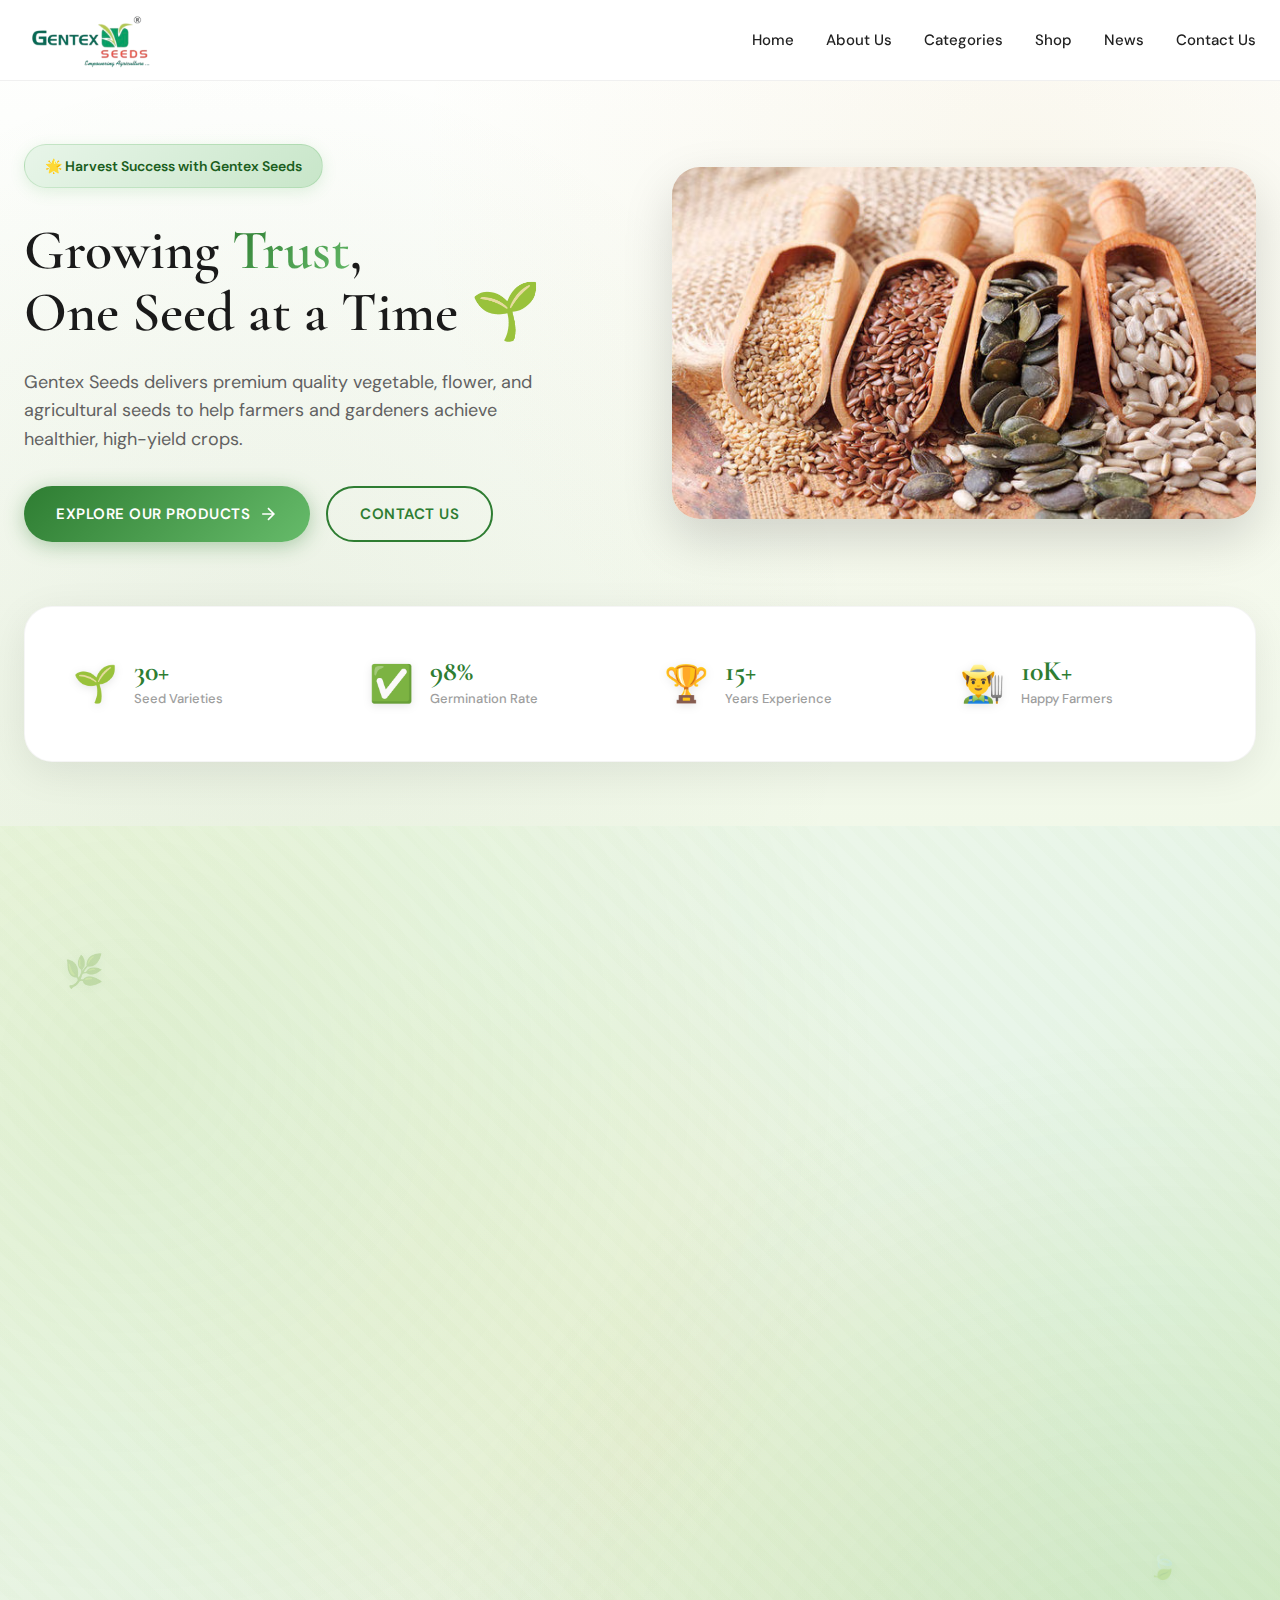
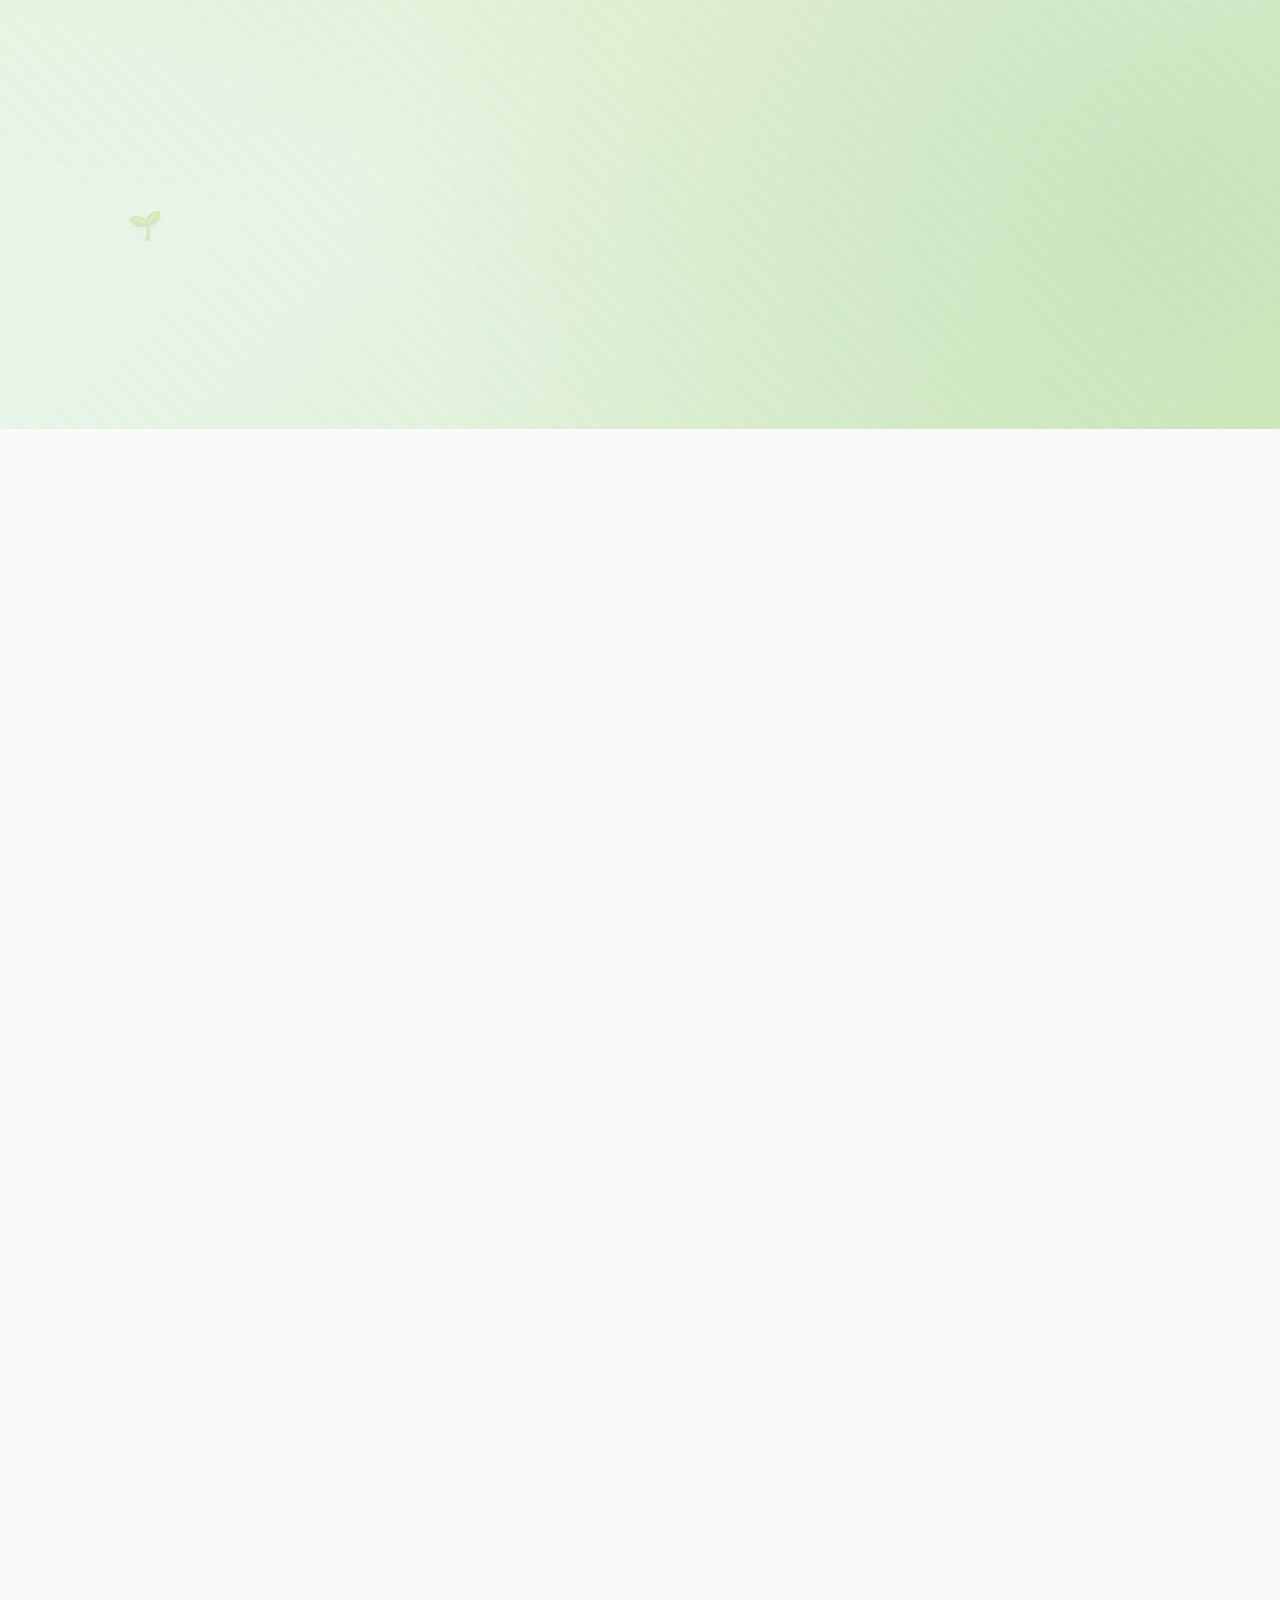
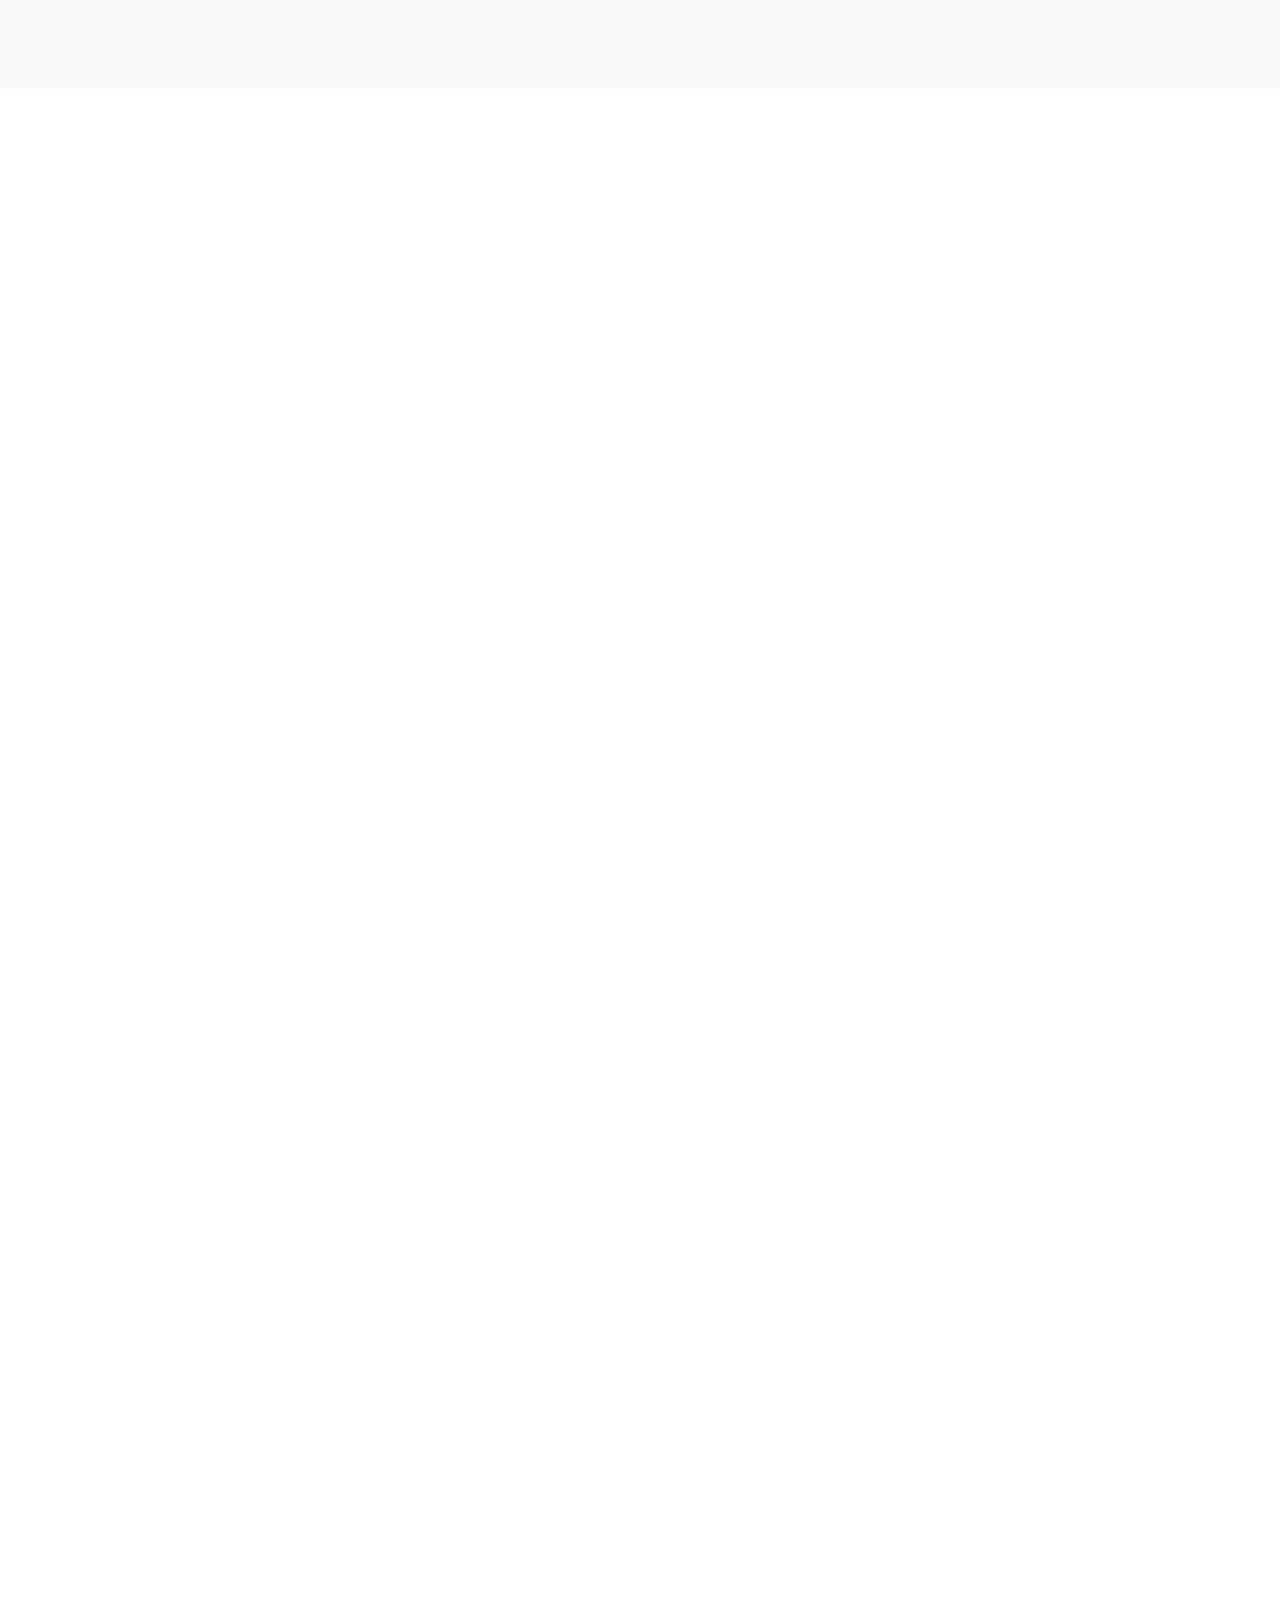
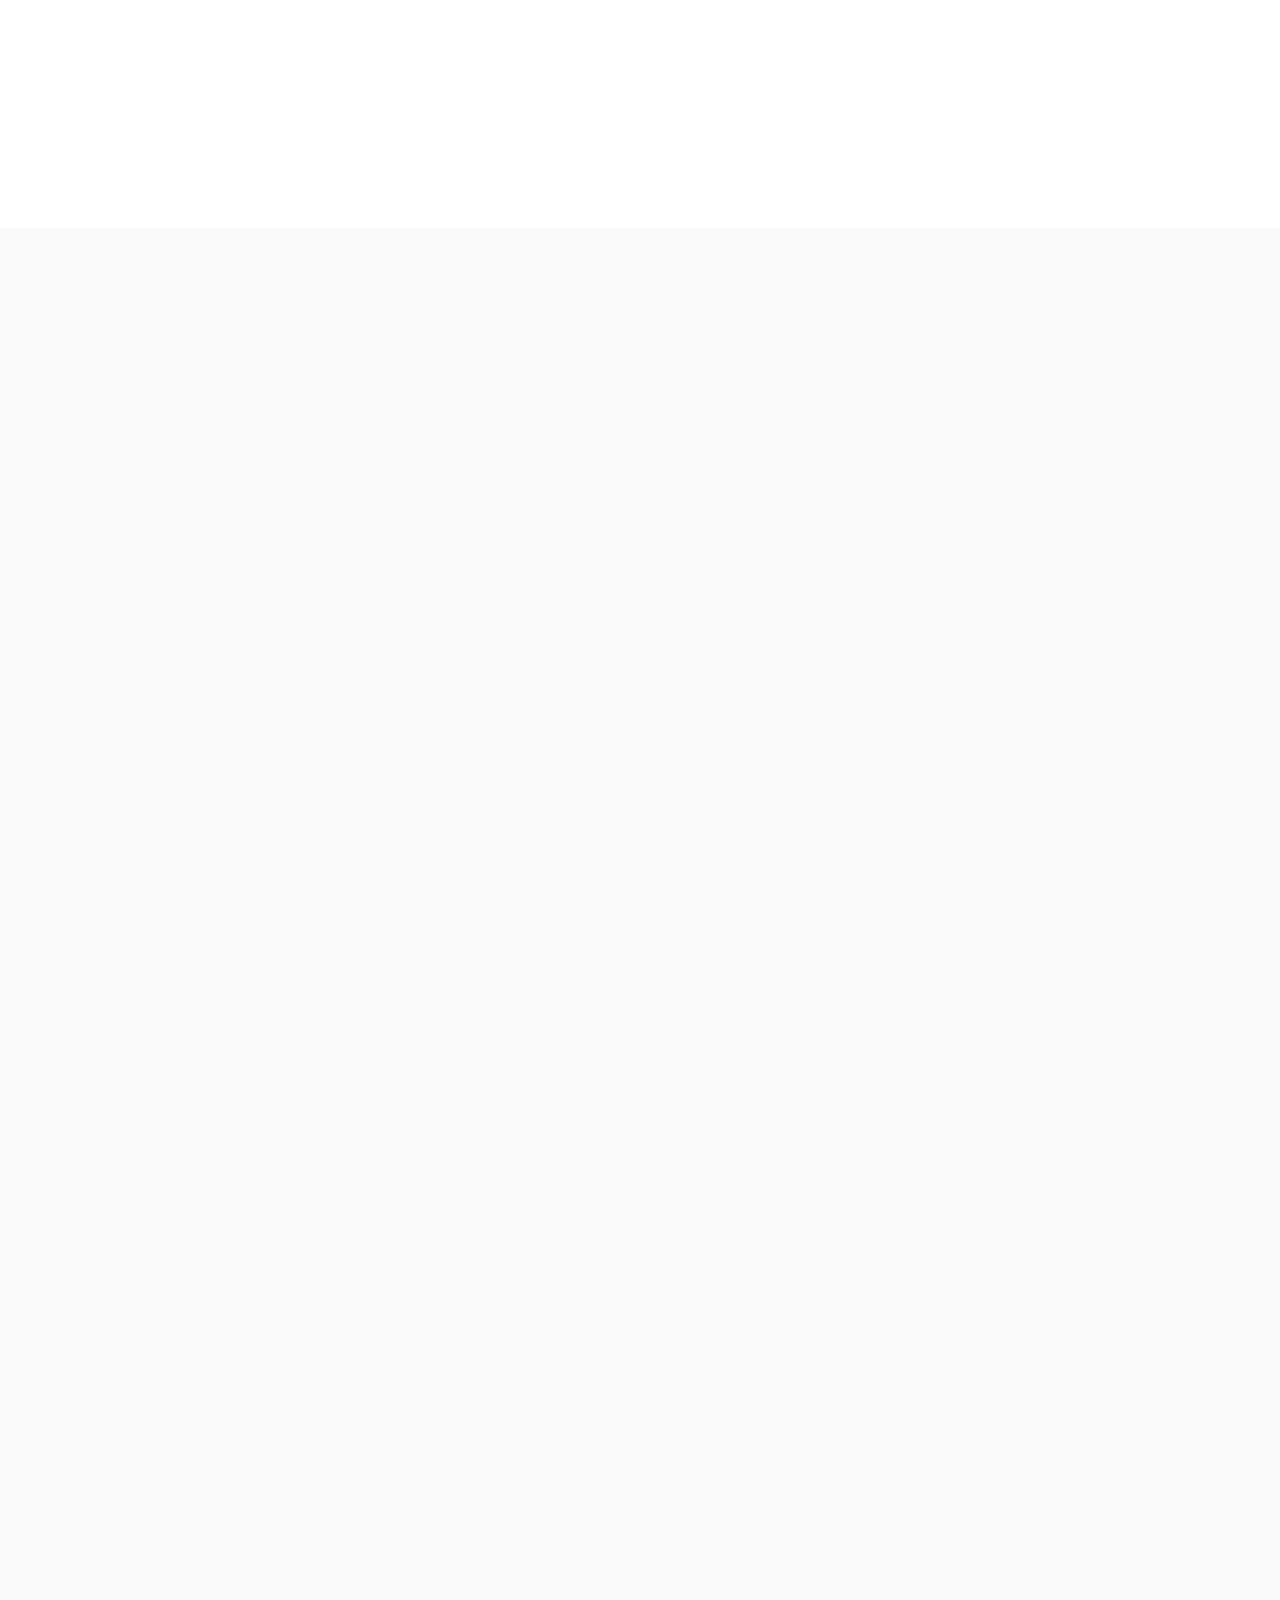
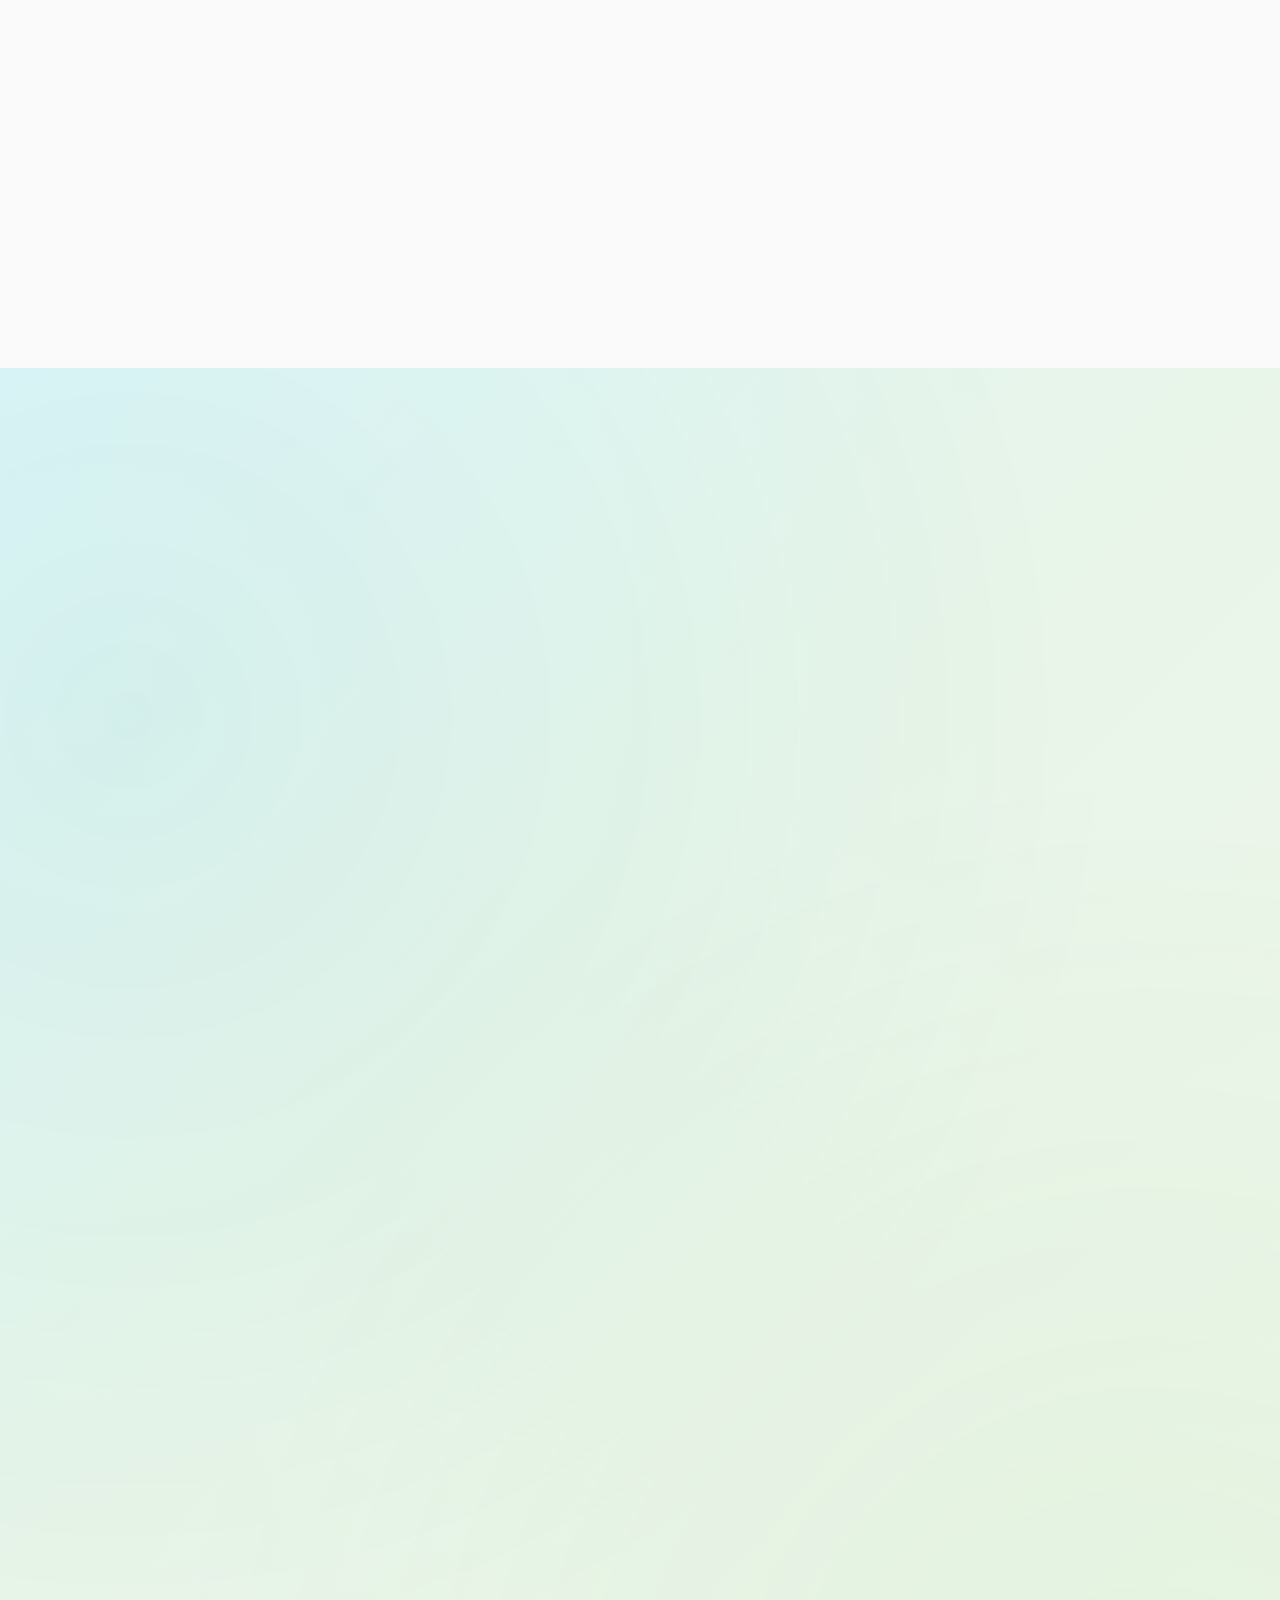
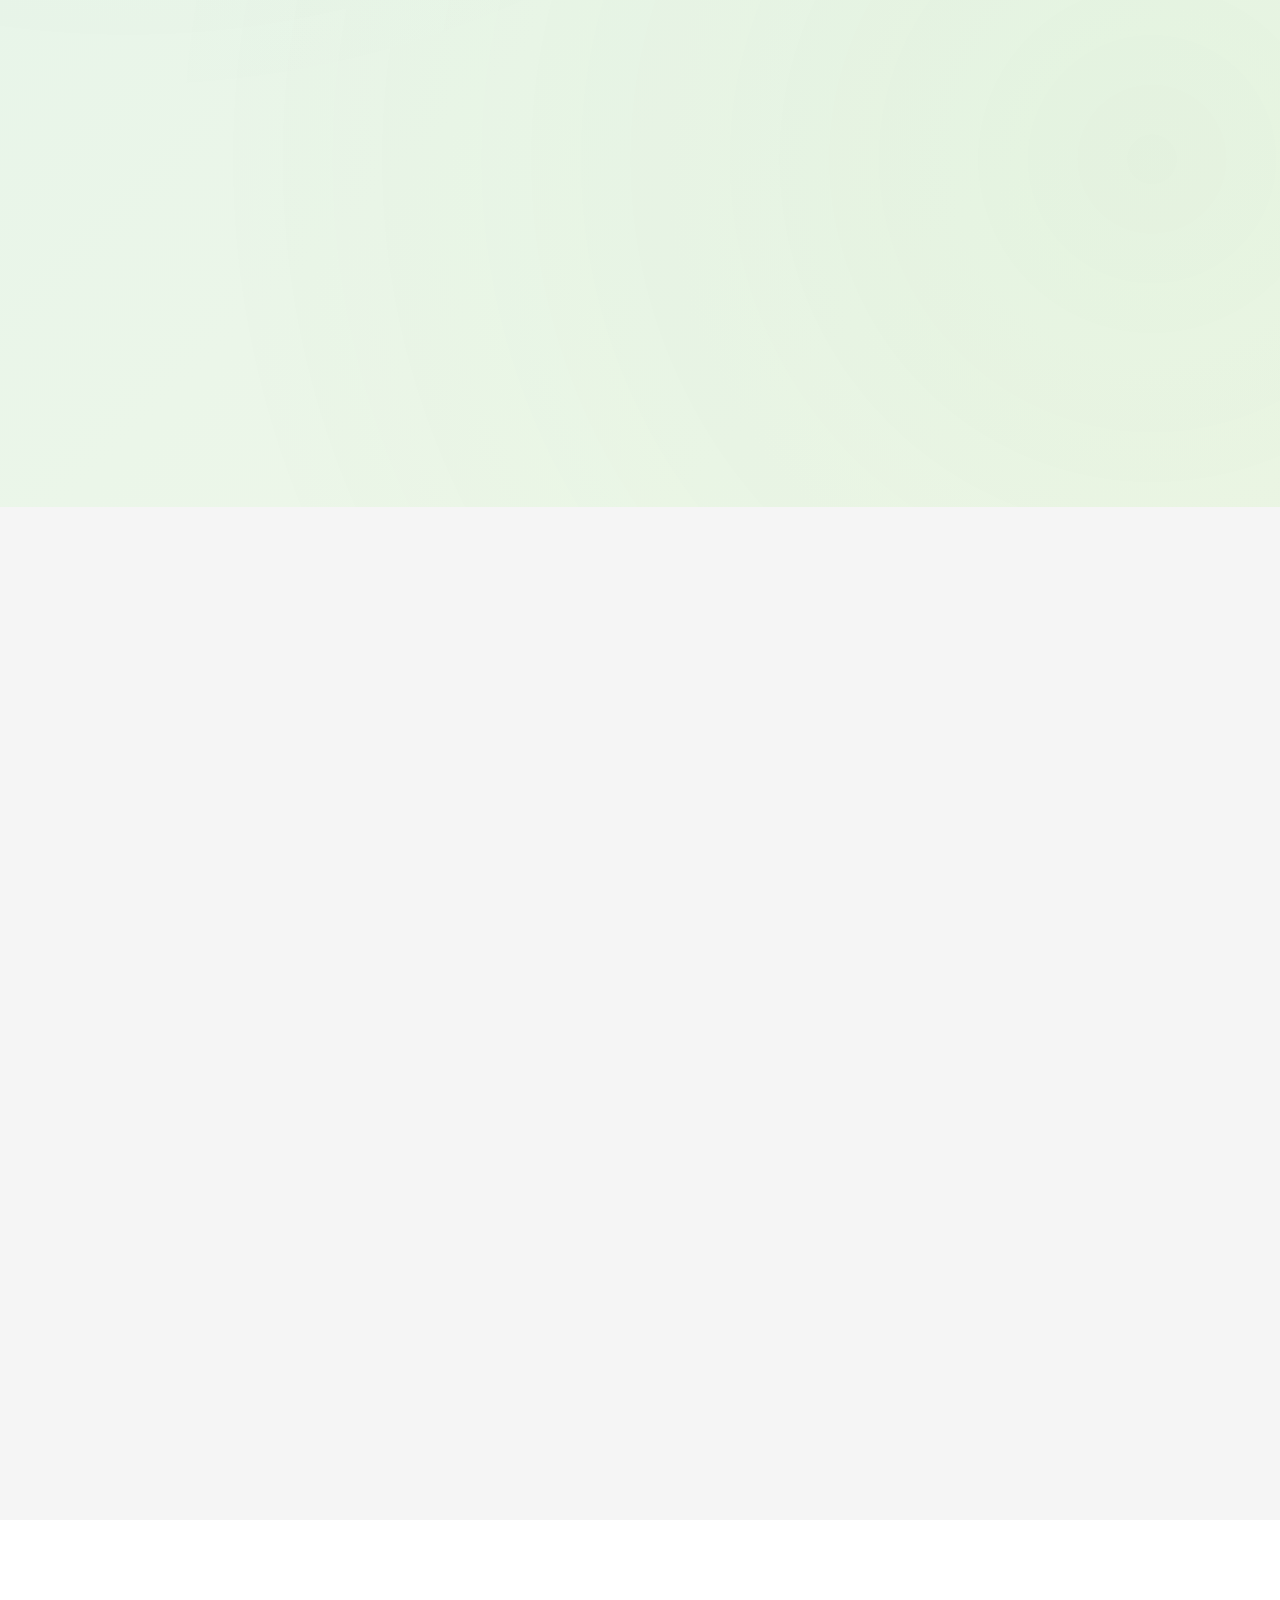
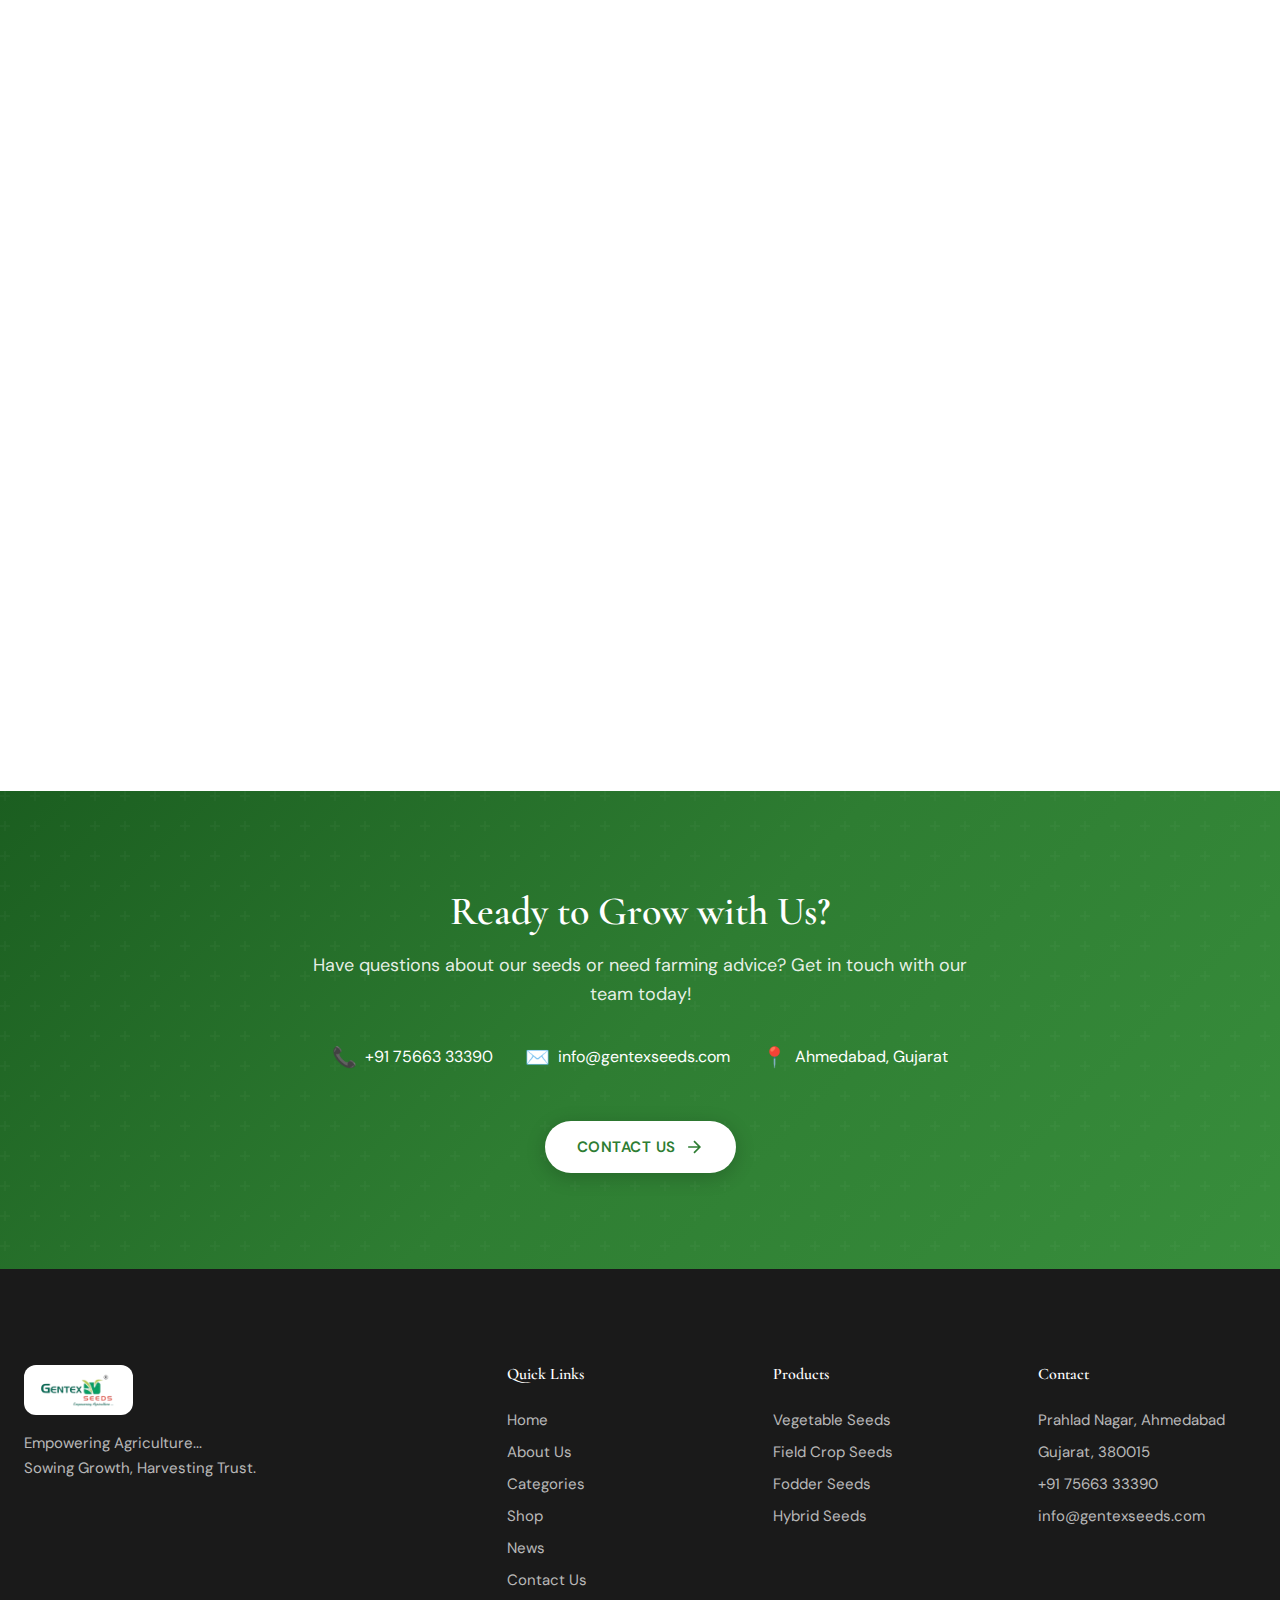
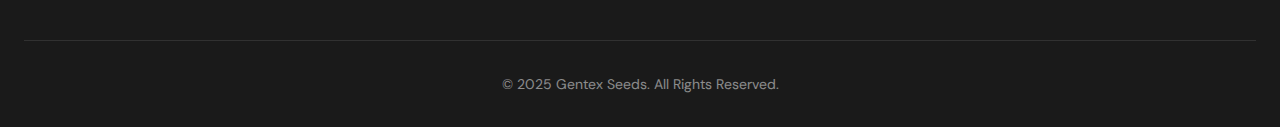
<file: index.html>
<!DOCTYPE html>
<html lang="en">
<head>
    <meta charset="UTF-8">
    <meta name="viewport" content="width=device-width, initial-scale=1.0">
    <meta name="description" content="Gentex Seeds - Premium quality vegetable, flower, and agricultural seeds for farmers and gardeners. High-yield, disease-resistant seeds for healthier crops.">
    <meta name="keywords" content="seeds, vegetable seeds, agricultural seeds, farming, Gentex Seeds, hybrid seeds, maize seeds, fodder seeds">
    <title>Gentex Seeds | Premium Quality Seeds for Farmers</title>
    
    <!-- Fonts -->
    <link rel="preconnect" href="https://fonts.googleapis.com">
    <link rel="preconnect" href="https://fonts.gstatic.com" crossorigin>
    <link href="https://fonts.googleapis.com/css2?family=Cormorant+Garamond:wght@400;500;600;700&family=DM+Sans:wght@400;500;600;700&display=swap" rel="stylesheet">
    
    <!-- Styles -->
    <link rel="stylesheet" href="style.css">
</head>
<body>
    <!-- Navigation -->
    <header class="header" id="header">
        <nav class="nav container">
            <a href="#" class="nav__logo">
                <img src="gentex-seeds-logo.png" alt="Gentex Seeds - Empowering Agriculture" class="logo-img">
            </a>
            
            <ul class="nav__menu" id="nav-menu">
                <li class="nav__item"><a href="index.html" class="nav__link active">Home</a></li>
                <li class="nav__item"><a href="#about" class="nav__link">About Us</a></li>
                <li class="nav__item"><a href="#categories" class="nav__link">Categories</a></li>
                <li class="nav__item"><a href="#products" class="nav__link">Shop</a></li>
                <li class="nav__item"><a href="#news" class="nav__link">News</a></li>
                <li class="nav__item"><a href="contact.html" class="nav__link">Contact Us</a></li>
            </ul>
            
            <button class="nav__toggle" id="nav-toggle">
                <span></span>
                <span></span>
                <span></span>
            </button>
        </nav>
    </header>

    <main>
        <!-- Hero Section -->
        <section class="hero" id="home">
            <div class="hero__bg">
                <div class="hero__pattern"></div>
            </div>
            <div class="container">
                <div class="hero__wrapper">
                    <div class="hero__content">
                        <div class="hero__badge">🌟 Harvest Success with Gentex Seeds</div>
                        <h1 class="hero__title">
                            Growing <span class="text-gradient">Trust</span>,<br>
                            One Seed at a Time 🌱
                        </h1>
                        <p class="hero__description">
                            Gentex Seeds delivers premium quality vegetable, flower, and agricultural seeds 
                            to help farmers and gardeners achieve healthier, high-yield crops.
                        </p>
                        <div class="hero__buttons">
                            <a href="#products" class="btn btn--primary">
                                <span>Explore Our Products</span>
                                <svg width="20" height="20" viewBox="0 0 24 24" fill="none" stroke="currentColor" stroke-width="2">
                                    <path d="M5 12h14M12 5l7 7-7 7"/>
                                </svg>
                            </a>
                            <a href="#contact" class="btn btn--outline">Contact Us</a>
                        </div>
                    </div>
                    <div class="hero__image">
                        <img src="qualityseeds.avif" alt="Premium Quality Seeds - Gentex Seeds">
                    </div>
                </div>
                <div class="hero__features">
                    <div class="hero__feature">
                        <span class="hero__feature-icon">🌱</span>
                        <div class="hero__feature-text">
                            <span class="hero__feature-number">30+</span>
                            <span class="hero__feature-label">Seed Varieties</span>
                        </div>
                    </div>
                    <div class="hero__feature">
                        <span class="hero__feature-icon">✅</span>
                        <div class="hero__feature-text">
                            <span class="hero__feature-number">98%</span>
                            <span class="hero__feature-label">Germination Rate</span>
                        </div>
                    </div>
                    <div class="hero__feature">
                        <span class="hero__feature-icon">🏆</span>
                        <div class="hero__feature-text">
                            <span class="hero__feature-number">15+</span>
                            <span class="hero__feature-label">Years Experience</span>
                        </div>
                    </div>
                    <div class="hero__feature">
                        <span class="hero__feature-icon">👨‍🌾</span>
                        <div class="hero__feature-text">
                            <span class="hero__feature-number">10K+</span>
                            <span class="hero__feature-label">Happy Farmers</span>
                        </div>
                    </div>
                </div>
            </div>
        </section>

        <!-- About Section -->
        <section class="about" id="about">
            <div class="about__decoration">
                <div class="about__leaf about__leaf--1">🌿</div>
                <div class="about__leaf about__leaf--2">🍃</div>
                <div class="about__leaf about__leaf--3">🌱</div>
            </div>
            <div class="container">
                <div class="about__grid">
                    <div class="about__image">
                        <div class="about__image-wrapper">
                            <div class="about__image-frame">
                                <div class="about__image-decorative-corner about__image-corner--tl">🌿</div>
                                <div class="about__image-decorative-corner about__image-corner--tr">🌱</div>
                                <div class="about__image-decorative-corner about__image-corner--bl">🍃</div>
                                <div class="about__image-decorative-corner about__image-corner--br">🌾</div>
                                <div class="about__image-main">
                                    <div class="about__image-overlay"></div>
                                    <div class="about__image-pattern"></div>
                                    <img src="blackseeds-2.webp" alt="Premium Quality Seeds - Gentex Seeds" class="about-img">
                                </div>
                                <div class="about__image-border"></div>
                                <div class="about__image-border-inner"></div>
                                <div class="about__image-accent">
                                    <div class="accent-card">
                                        <span class="accent-icon">🏆</span>
                                        <span class="accent-number">15+</span>
                                        <span class="accent-text">Years of Excellence</span>
                                    </div>
                                </div>
                                <div class="about__image-badge">
                                    <span>✓ Trusted by 10K+ Farmers</span>
                                </div>
                            </div>
                        </div>
                    </div>
                    <div class="about__content">
                        <span class="section-tag">About Gentex Seeds 🌱</span>
                        <h2 class="section-title">About <span class="text-gradient">Gentex Seeds</span></h2>
                        <div class="about__divider">
                            <span class="about__divider-line"></span>
                            <span class="about__divider-icon">🌾</span>
                            <span class="about__divider-line"></span>
                        </div>
                        <p class="about__text about__text--lead">
                            At <strong>Gentex Seeds</strong>, we are dedicated to empowering farmers with high-quality, 
                            high-yielding, and resilient seeds. With years of expertise in seed research, innovation, 
                            and sustainable farming practices, our mission is to provide varieties that thrive in 
                            diverse climates while ensuring profitability for growers.
                        </p>
                        <p class="about__text">
                            We specialize in <strong>field crops, vegetables, and fodder seeds</strong>—carefully bred 
                            for better germination, stronger disease resistance, and superior productivity. Every seed 
                            we deliver carries the promise of <strong>trust, performance, and growth</strong>.
                        </p>
                        <p class="about__text">
                            Our commitment goes beyond just selling seeds—we strive to build lasting relationships with 
                            farmers by offering <strong>guidance, innovation, and reliable agricultural solutions</strong>. 
                            Together, we are shaping a future where farming is more productive, sustainable, and rewarding.
                        </p>
                        <div class="about__tagline">
                            <span class="about__tagline-icon">🌾</span>
                            <span class="about__tagline-text">Gentex Seeds – Sowing Growth, Harvesting Trust.</span>
                        </div>
                        <div class="about__features">
                            <div class="feature">
                                <div class="feature__icon-wrapper">
                                    <div class="feature__icon">🔬</div>
                                </div>
                                <div class="feature__content">
                                    <h4>Research Driven</h4>
                                    <p>Modern R&D for climate-adaptive seeds</p>
                                </div>
                            </div>
                            <div class="feature">
                                <div class="feature__icon-wrapper">
                                    <div class="feature__icon">🌍</div>
                                </div>
                                <div class="feature__content">
                                    <h4>Sustainable Practices</h4>
                                    <p>Eco-friendly farming solutions</p>
                                </div>
                            </div>
                            <div class="feature">
                                <div class="feature__icon-wrapper">
                                    <div class="feature__icon">🤝</div>
                                </div>
                                <div class="feature__content">
                                    <h4>Farmer First</h4>
                                    <p>Dedicated support & guidance always</p>
                                </div>
                            </div>
                        </div>
                    </div>
                </div>
            </div>
        </section>

        <!-- Categories Section -->
        <section class="categories" id="categories">
            <div class="container">
                <div class="section-header">
                    <span class="section-tag">🌱 Our Product Categories</span>
                    <h2 class="section-title">Our <span class="text-gradient">Product Categories</span></h2>
                    <p class="section-subtitle">
                        Explore a wide range of premium quality seeds – carefully selected to help 
                        farmers and gardeners grow healthier, stronger, and more productive crops.
                    </p>
                </div>
                
                <div class="categories__grid">
                    <a href="category.html?cat=vegetable" class="category-card" data-category="vegetable">
                        <div class="category-card__image">
                            <img src="vegetablecategory.jpg" alt="Vegetable Seeds">
                        </div>
                        <div class="category-card__content">
                            <h3 class="category-card__title">Vegetable Seeds</h3>
                            <p class="category-card__count">11 Products</p>
                        </div>
                        <div class="category-card__hover">
                            <span>View All →</span>
                        </div>
                    </a>
                    
                    <a href="category.html?cat=field" class="category-card" data-category="field">
                        <div class="category-card__image">
                            <img src="fieldcropseedsnew.jpg" alt="Field Crop Seeds">
                        </div>
                        <div class="category-card__content">
                            <h3 class="category-card__title">Field Crop Seeds</h3>
                            <p class="category-card__count">10 Products</p>
                        </div>
                        <div class="category-card__hover">
                            <span>View All →</span>
                        </div>
                    </a>
                    
                    <a href="category.html?cat=fodder" class="category-card" data-category="fodder">
                        <div class="category-card__image">
                            <img src="fodderseedscategory.jpg" alt="Fodder Seeds">
                        </div>
                        <div class="category-card__content">
                            <h3 class="category-card__title">Fodder Seeds</h3>
                            <p class="category-card__count">10 Products</p>
                        </div>
                        <div class="category-card__hover">
                            <span>View All →</span>
                        </div>
                    </a>
                    
                    <a href="category.html?cat=tomato" class="category-card" data-category="tomato">
                        <div class="category-card__image">
                            <img src="tomatoseedsimage.jpg" alt="Tomato Seeds">
                        </div>
                        <div class="category-card__content">
                            <h3 class="category-card__title">Tomato Seeds</h3>
                            <p class="category-card__count">2 Products</p>
                        </div>
                        <div class="category-card__hover">
                            <span>View All →</span>
                        </div>
                    </a>
                    
                    <a href="category.html?cat=cucumber" class="category-card" data-category="cucumber">
                        <div class="category-card__image">
                            <img src="celenacucumber2.jpg" alt="Cucumber Seeds">
                        </div>
                        <div class="category-card__content">
                            <h3 class="category-card__title">Cucumber Seeds</h3>
                            <p class="category-card__count">2 Products</p>
                        </div>
                        <div class="category-card__hover">
                            <span>View All →</span>
                        </div>
                    </a>
                    
                    <a href="category.html?cat=chilli" class="category-card" data-category="chilli">
                        <div class="category-card__image">
                            <img src="chilliseeds.jpg" alt="Chilli Seeds">
                        </div>
                        <div class="category-card__content">
                            <h3 class="category-card__title">Chilli Seeds</h3>
                            <p class="category-card__count">3 Products</p>
                        </div>
                        <div class="category-card__hover">
                            <span>View All →</span>
                        </div>
                    </a>
                    
                    <a href="category.html?cat=okra" class="category-card" data-category="okra">
                        <div class="category-card__image">
                            <img src="sonakshinew.jpg" alt="Okra Seeds">
                        </div>
                        <div class="category-card__content">
                            <h3 class="category-card__title">Okra Seeds</h3>
                            <p class="category-card__count">2 Products</p>
                        </div>
                        <div class="category-card__hover">
                            <span>View All →</span>
                        </div>
                    </a>
                    
                    <a href="category.html?cat=brinjal" class="category-card" data-category="brinjal">
                        <div class="category-card__image">
                            <img src="brinjalnew.jpg" alt="Brinjal Seeds">
                        </div>
                        <div class="category-card__content">
                            <h3 class="category-card__title">Brinjal Seeds</h3>
                            <p class="category-card__count">2 Products</p>
                        </div>
                        <div class="category-card__hover">
                            <span>View All →</span>
                        </div>
                    </a>
                </div>
            </div>
        </section>

        <!-- Products Section - Vegetable Seeds -->
        <section class="products" id="products">
            <div class="container">
                <div class="section-header">
                    <span class="section-tag">🥕 Freshness Begins with Our Vegetable Seeds</span>
                    <h2 class="section-title">Freshness Begins with Our <span class="text-gradient">Vegetable Seeds</span></h2>
                    <p class="section-subtitle">
                        Grow nutrient-rich, high-yield vegetables with Gentex Seeds – 
                        trusted by farmers and loved by gardeners.
                    </p>
                </div>
                
                <div class="products__grid">
                    <article class="product-card">
                        <div class="product-card__image">
                            <img src="celenacucumber2.jpg" alt="Kayoki Cucumber Seeds">
                        </div>
                        <div class="product-card__content">
                            <p class="product-card__category">Cucumber Seeds, Vegetable Seeds</p>
                            <h3 class="product-card__title">Kayoki</h3>
                            <a href="product-detail.html?id=kayoki" class="product-card__link">Read more</a>
                        </div>
                    </article>
                    
                    <article class="product-card">
                        <div class="product-card__image">
                            <img src="celenacucumber2.jpg" alt="Celena Cucumber Seeds">
                        </div>
                        <div class="product-card__content">
                            <p class="product-card__category">Cucumber Seeds, Vegetable Seeds</p>
                            <h3 class="product-card__title">Celena</h3>
                            <a href="product-detail.html?id=celena" class="product-card__link">Read more</a>
                        </div>
                    </article>
                    
                    <article class="product-card">
                        <div class="product-card__image">
                            <img src="sonakshinew.jpg" alt="Sonakshi LXQ-1033 Okra Seeds">
                        </div>
                        <div class="product-card__content">
                            <p class="product-card__category">Okra Seeds, Vegetable Seeds</p>
                            <h3 class="product-card__title">Sonakshi LXQ-1033</h3>
                            <a href="product-detail.html?id=sonakshi-lxq-1033" class="product-card__link">Read more</a>
                        </div>
                    </article>
                    
                    <article class="product-card">
                        <div class="product-card__image">
                            <img src="sonakshinew.jpg" alt="Sonakshi LXQ-859 Okra Seeds">
                        </div>
                        <div class="product-card__content">
                            <p class="product-card__category">Okra Seeds, Vegetable Seeds</p>
                            <h3 class="product-card__title">Sonakshi (LXQ-859)</h3>
                            <a href="product-detail.html?id=sonakshi-lxq-859" class="product-card__link">Read more</a>
                        </div>
                    </article>
                    
                    <article class="product-card">
                        <div class="product-card__image">
                            <img src="brinjalnew.jpg" alt="Monalias Brinjal Seeds">
                        </div>
                        <div class="product-card__content">
                            <p class="product-card__category">Brinjal Seeds, Vegetable Seeds</p>
                            <h3 class="product-card__title">Monalias (SMT-1953)</h3>
                            <a href="product-detail.html?id=monalias-smt-1953" class="product-card__link">Read more</a>
                        </div>
                    </article>
                    
                    <article class="product-card">
                        <div class="product-card__image">
                            <img src="brinjalnew.jpg" alt="Udhav Brinjal Seeds">
                        </div>
                        <div class="product-card__content">
                            <p class="product-card__category">Brinjal Seeds, Vegetable Seeds</p>
                            <h3 class="product-card__title">Udhav</h3>
                            <a href="product-detail.html?id=udhav" class="product-card__link">Read more</a>
                        </div>
                    </article>
                    
                    <article class="product-card product-card--tomato">
                        <div class="product-card__image">
                            <img src="tomatoseedsimage.jpg" alt="Jolly Tomato Seeds">
                        </div>
                        <div class="product-card__content">
                            <p class="product-card__category">Tomato Seeds, Vegetable Seeds</p>
                            <h3 class="product-card__title">Jolly</h3>
                            <a href="product-detail.html?id=jolly" class="product-card__link">Read more</a>
                        </div>
                    </article>
                    
                    <article class="product-card product-card--tomato">
                        <div class="product-card__image">
                            <img src="blashblaze.jpg" alt="Blash Blaze Tomato Seeds">
                        </div>
                        <div class="product-card__content">
                            <p class="product-card__category">Tomato Seeds, Vegetable Seeds</p>
                            <h3 class="product-card__title">Blash / Blaze (LQ-116)</h3>
                            <a href="product-detail.html?id=blash-blaze-lq-116" class="product-card__link">Read more</a>
                        </div>
                    </article>
                    
                    <article class="product-card">
                        <div class="product-card__image">
                            <img src="chilliseeds.jpg" alt="Remi Chilli Seeds">
                        </div>
                        <div class="product-card__content">
                            <p class="product-card__category">Chilly Seeds, Vegetable Seeds</p>
                            <h3 class="product-card__title">Remi LX–958</h3>
                            <a href="product-detail.html?id=remi-lx-958" class="product-card__link">Read more</a>
                        </div>
                    </article>
                    
                    <article class="product-card">
                        <div class="product-card__image">
                            <img src="chilliseeds.jpg" alt="Camry Chilli Seeds">
                        </div>
                        <div class="product-card__content">
                            <p class="product-card__category">Chilly Seeds, Vegetable Seeds</p>
                            <h3 class="product-card__title">Camry (LX-344)</h3>
                            <a href="product-detail.html?id=camry-lx-344" class="product-card__link">Read more</a>
                        </div>
                    </article>
                    
                    <article class="product-card">
                        <div class="product-card__image">
                            <img src="chilliseeds.jpg" alt="Maya Chilli Seeds">
                        </div>
                        <div class="product-card__content">
                            <p class="product-card__category">Chilly Seeds, Vegetable Seeds</p>
                            <h3 class="product-card__title">Maya</h3>
                            <a href="product-detail.html?id=maya" class="product-card__link">Read more</a>
                        </div>
                    </article>
                </div>
            </div>
        </section>

        <!-- Field Crop Seeds -->
        <section class="products products--alt">
            <div class="container">
                <div class="section-header">
                    <span class="section-tag">🌾 Field Crop Seeds</span>
                    <h2 class="section-title">High-Yield <span class="text-gradient">Field Crop Seeds</span> for Every Season</h2>
                    <p class="section-subtitle">
                        Boost your harvest with our certified seeds for wheat, maize, rice, and more – 
                        trusted by farmers for quality and performance.
                    </p>
                </div>
                
                <div class="products__grid">
                    <article class="product-card">
                        <div class="product-card__image">
                            <img src="balrajmustard.jpg" alt="Balraj Mustard Seeds">
                        </div>
                        <div class="product-card__content">
                            <p class="product-card__category">Field Crop Seeds</p>
                            <h3 class="product-card__title">Balraj Mustard Seeds</h3>
                            <a href="product-detail.html?id=balraj-mustard" class="product-card__link">Read more</a>
                        </div>
                    </article>
                    
                    <article class="product-card">
                        <div class="product-card__image">
                            <img src="HD-3041new.jpg" alt="HD-3041 Mustard Seeds">
                        </div>
                        <div class="product-card__content">
                            <p class="product-card__category">Field Crop Seeds</p>
                            <h3 class="product-card__title">HD-3041 Mustard Seeds</h3>
                            <a href="product-detail.html?id=hd-3041-mustard" class="product-card__link">Read more</a>
                        </div>
                    </article>
                    
                    <article class="product-card">
                        <div class="product-card__image">
                            <img src="3031new.jpg" alt="HD-3031 Mustard Seeds">
                        </div>
                        <div class="product-card__content">
                            <p class="product-card__category">Field Crop Seeds</p>
                            <h3 class="product-card__title">HD-3031 Mustard Seeds</h3>
                            <a href="product-detail.html?id=hd-3031-mustard" class="product-card__link">Read more</a>
                        </div>
                    </article>
                    
                    <article class="product-card">
                        <div class="product-card__image">
                            <img src="hybridmaize662newnew.jpg" alt="GS-662 Hybrid Maize Seeds">
                        </div>
                        <div class="product-card__content">
                            <p class="product-card__category">Field Crop Seeds</p>
                            <h3 class="product-card__title">GS-662 Hybrid Maize Seeds</h3>
                            <a href="product-detail.html?id=gs-662-maize" class="product-card__link">Read more</a>
                        </div>
                    </article>
                    
                    <article class="product-card">
                        <div class="product-card__image">
                            <img src="maizeseedsnew.jpg" alt="GS-808 Hybrid Maize Seeds">
                        </div>
                        <div class="product-card__content">
                            <p class="product-card__category">Field Crop Seeds</p>
                            <h3 class="product-card__title">GS-808 Hybrid Maize Seeds</h3>
                            <a href="product-detail.html?id=gs-808-maize" class="product-card__link">Read more</a>
                        </div>
                    </article>
                    
                    <article class="product-card">
                        <div class="product-card__image">
                            <img src="GS-999.jpg" alt="GS-999 Hybrid Maize Seeds">
                        </div>
                        <div class="product-card__content">
                            <p class="product-card__category">Field Crop Seeds</p>
                            <h3 class="product-card__title">GS-999 Hybrid Maize Seeds</h3>
                            <a href="product-detail.html?id=gs-999-maize" class="product-card__link">Read more</a>
                        </div>
                    </article>
                    
                    <article class="product-card">
                        <div class="product-card__image">
                            <img src="maizeseedsnew.jpg" alt="GS-335 Hybrid Maize Seeds">
                        </div>
                        <div class="product-card__content">
                            <p class="product-card__category">Field Crop Seeds</p>
                            <h3 class="product-card__title">GS-335 Hybrid Maize Seeds</h3>
                            <a href="product-detail.html?id=gs-335-maize" class="product-card__link">Read more</a>
                        </div>
                    </article>
                    
                    <article class="product-card">
                        <div class="product-card__image">
                            <img src="maizeseedsnew.jpg" alt="G-888+ Hybrid Maize Seeds">
                        </div>
                        <div class="product-card__content">
                            <p class="product-card__category">Field Crop Seeds</p>
                            <h3 class="product-card__title">G-888+ Hybrid Maize Seeds</h3>
                            <a href="product-detail.html?id=g-888-plus-maize" class="product-card__link">Read more</a>
                        </div>
                    </article>
                    
                    <article class="product-card">
                        <div class="product-card__image">
                            <img src="maizeseedsnew.jpg" alt="G-888 Hybrid Maize Seeds">
                        </div>
                        <div class="product-card__content">
                            <p class="product-card__category">Field Crop Seeds</p>
                            <h3 class="product-card__title">G-888 Hybrid Maize Seeds</h3>
                            <a href="product-detail.html?id=g-888-maize" class="product-card__link">Read more</a>
                        </div>
                    </article>
                    
                    <article class="product-card">
                        <div class="product-card__image">
                            <img src="maizeseedsnew.jpg" alt="G-555 Hybrid Maize Seeds">
                        </div>
                        <div class="product-card__content">
                            <p class="product-card__category">Field Crop Seeds</p>
                            <h3 class="product-card__title">G-555 Hybrid Maize Seeds</h3>
                            <a href="product-detail.html?id=g-555-maize" class="product-card__link">Read more</a>
                        </div>
                    </article>
                </div>
            </div>
        </section>

        <!-- Fodder Seeds -->
        <section class="products products--fodder">
            <div class="container">
                <div class="section-header">
                    <span class="section-tag">🌿 Fodder Seeds</span>
                    <h2 class="section-title">High-Yield <span class="text-gradient">Field Crop Seeds</span> for Every Season</h2>
                    <p class="section-subtitle">
                        Boost your harvest with our certified seeds for wheat, maize, rice, and more – trusted by farmers for quality and performance.
                    </p>
                </div>
                
                <div class="products__grid">
                    <article class="product-card">
                        <div class="product-card__image">
                            <img src="californiagrassnew.jpg" alt="California Grass">
                        </div>
                        <div class="product-card__content">
                            <p class="product-card__category">Fodder Seeds</p>
                            <h3 class="product-card__title">California Grass (Annual Rye Grass)</h3>
                            <a href="product-detail.html?id=california-grass" class="product-card__link">Read more</a>
                        </div>
                    </article>
                    
                    <article class="product-card">
                        <div class="product-card__image">
                            <img src="Poshan-Wonder-Hybrid-Bajra.webp" alt="Missile Hybrid Bajra">
                        </div>
                        <div class="product-card__content">
                            <p class="product-card__category">Fodder Seeds</p>
                            <h3 class="product-card__title">Missile Hybrid Bajra</h3>
                            <a href="product-detail.html?id=missile-bajra" class="product-card__link">Read more</a>
                        </div>
                    </article>
                    
                    <article class="product-card">
                        <div class="product-card__image">
                            <img src="Poshan-Wonder-Hybrid-Bajra.webp" alt="Poshan Wonder Hybrid Bajra">
                        </div>
                        <div class="product-card__content">
                            <p class="product-card__category">Fodder Seeds</p>
                            <h3 class="product-card__title">Poshan Wonder Hybrid Bajra</h3>
                            <a href="product-detail.html?id=poshan-wonder-bajra" class="product-card__link">Read more</a>
                        </div>
                    </article>
                    
                    <article class="product-card">
                        <div class="product-card__image">
                            <img src="elephantagrassnew.jpg" alt="Elephanta Grass">
                        </div>
                        <div class="product-card__content">
                            <p class="product-card__category">Fodder Seeds</p>
                            <h3 class="product-card__title">Elephanta Grass – High Protein Grass</h3>
                            <a href="product-detail.html?id=elephanta-grass" class="product-card__link">Read more</a>
                        </div>
                    </article>
                    
                    <article class="product-card">
                        <div class="product-card__image">
                            <img src="sorghumsudangrass.jpg" alt="Godhan Sorghum Sudan Grass">
                        </div>
                        <div class="product-card__content">
                            <p class="product-card__category">Fodder Seeds</p>
                            <h3 class="product-card__title">Godhan Sorghum Sudan Grass</h3>
                            <a href="product-detail.html?id=godhan-sorghum" class="product-card__link">Read more</a>
                        </div>
                    </article>
                    
                    <article class="product-card">
                        <div class="product-card__image">
                            <img src="sorghumsudangrass.jpg" alt="Nandi White Sorghum Sudan Grass">
                        </div>
                        <div class="product-card__content">
                            <p class="product-card__category">Fodder Seeds</p>
                            <h3 class="product-card__title">Nandi (White) Sorghum Sudan Grass</h3>
                            <a href="product-detail.html?id=nandi-white-sorghum" class="product-card__link">Read more</a>
                        </div>
                    </article>
                    
                    <article class="product-card">
                        <div class="product-card__image">
                            <img src="sorghumsudangrass.jpg" alt="Nandi Red Sorghum Sudan Grass">
                        </div>
                        <div class="product-card__content">
                            <p class="product-card__category">Fodder Seeds</p>
                            <h3 class="product-card__title">Nandi (Red) Sorghum Sudan Grass</h3>
                            <a href="product-detail.html?id=nandi-red-sorghum" class="product-card__link">Read more</a>
                        </div>
                    </article>
                    
                    <article class="product-card">
                        <div class="product-card__image">
                            <img src="sorghumsudangrass.jpg" alt="GS-501 Red Sorghum Sudan Grass">
                        </div>
                        <div class="product-card__content">
                            <p class="product-card__category">Fodder Seeds</p>
                            <h3 class="product-card__title">GS-501 (Red) Sorghum Sudan Grass</h3>
                            <a href="product-detail.html?id=gs-501-sorghum" class="product-card__link">Read more</a>
                        </div>
                    </article>
                    
                    <article class="product-card">
                        <div class="product-card__image">
                            <img src="sorghumgrass.jpg" alt="Gentex-32 Hybrid Sorghum Grass">
                        </div>
                        <div class="product-card__content">
                            <p class="product-card__category">Fodder Seeds</p>
                            <h3 class="product-card__title">Gentex-32 Hybrid Sorghum Grass</h3>
                            <a href="product-detail.html?id=gentex-32-sorghum" class="product-card__link">Read more</a>
                        </div>
                    </article>
                    
                    <article class="product-card">
                        <div class="product-card__image">
                            <img src="sorghumgrass.jpg" alt="Dairy Don Hybrid Sorghum Grass">
                        </div>
                        <div class="product-card__content">
                            <p class="product-card__category">Fodder Seeds</p>
                            <h3 class="product-card__title">Dairy Don Hybrid Sorghum Grass</h3>
                            <a href="product-detail.html?id=dairy-don-sorghum" class="product-card__link">Read more</a>
                        </div>
                    </article>
                </div>
            </div>
        </section>

        <!-- Why Choose Us -->
        <section class="why-us" id="why-us">
            <div class="container">
                <div class="section-header">
                    <span class="section-tag">🌱 Why Choose Gentex Seeds?</span>
                    <h2 class="section-title">Why Choose <span class="text-gradient">Gentex Seeds?</span></h2>
                    <p class="section-subtitle">
                        At Gentex Seeds, we are committed to providing farmers with high-quality, high-yield seeds 
                        that ensure sustainable growth and profitable harvests. Here's why thousands of farmers trust us:
                    </p>
                </div>
                
                <div class="why-us__grid">
                    <div class="why-card">
                        <div class="why-card__icon">🌱</div>
                        <h3 class="why-card__title">Superior Seed Quality</h3>
                        <p class="why-card__text">
                            Carefully tested and certified to deliver maximum germination and productivity.
                        </p>
                    </div>
                    
                    <div class="why-card">
                        <div class="why-card__icon">🌾</div>
                        <h3 class="why-card__title">Wide Variety</h3>
                        <p class="why-card__text">
                            From field crops to vegetables, we offer a diverse range of seeds for every farming need.
                        </p>
                    </div>
                    
                    <div class="why-card">
                        <div class="why-card__icon">🔬</div>
                        <h3 class="why-card__title">Research & Innovation</h3>
                        <p class="why-card__text">
                            Backed by modern R&D to bring you seeds that adapt to different climates and soil types.
                        </p>
                    </div>
                    
                    <div class="why-card">
                        <div class="why-card__icon">👨‍🌾</div>
                        <h3 class="why-card__title">Farmer-Centric Support</h3>
                        <p class="why-card__text">
                            Expert guidance, cultivation tips, and after-sales service to help you succeed.
                        </p>
                    </div>
                    
                    <div class="why-card">
                        <div class="why-card__icon">🤝</div>
                        <h3 class="why-card__title">Trusted by Farmers</h3>
                        <p class="why-card__text">
                            Years of proven results and reliability across farming communities.
                        </p>
                    </div>
                    
                    <div class="why-card">
                        <div class="why-card__icon">📦</div>
                        <h3 class="why-card__title">Fast Delivery</h3>
                        <p class="why-card__text">
                            Quick and reliable delivery across India to get seeds when you need them.
                        </p>
                    </div>
                </div>
            </div>
        </section>

        <!-- News Section -->
        <section class="products" id="news">
            <div class="container">
                <div class="section-header">
                    <span class="section-tag">📰 Latest Updates</span>
                    <h2 class="section-title">News & <span class="text-gradient">Updates</span></h2>
                    <p class="section-subtitle">
                        Stay updated with the latest news, farming tips, and announcements from Gentex Seeds.
                    </p>
                </div>
                
                <div class="products__grid">
                    <article class="product-card">
                        <div class="product-card__image">
                            <div class="product-placeholder">📰</div>
                            <span class="product-card__badge">News</span>
                        </div>
                        <div class="product-card__content">
                            <h3 class="product-card__title">New Hybrid Varieties Launched</h3>
                            <p class="product-card__category">Product Launch</p>
                            <a href="#" class="product-card__link">Read More →</a>
                        </div>
                    </article>
                    
                    <article class="product-card">
                        <div class="product-card__image">
                            <div class="product-placeholder">🌾</div>
                            <span class="product-card__badge">Tips</span>
                        </div>
                        <div class="product-card__content">
                            <h3 class="product-card__title">Best Practices for Rabi Season</h3>
                            <p class="product-card__category">Farming Tips</p>
                            <a href="#" class="product-card__link">Read More →</a>
                        </div>
                    </article>
                    
                    <article class="product-card">
                        <div class="product-card__image">
                            <div class="product-placeholder">🏆</div>
                            <span class="product-card__badge">Achievement</span>
                        </div>
                        <div class="product-card__content">
                            <h3 class="product-card__title">Gentex Seeds Crosses 10,000+ Farmers</h3>
                            <p class="product-card__category">Milestone</p>
                            <a href="#" class="product-card__link">Read More →</a>
                        </div>
                    </article>
                </div>
            </div>
        </section>

        <!-- Contact CTA Section -->
        <section class="contact-cta" id="contact">
            <div class="container">
                <div class="contact-cta__content">
                    <h2 class="contact-cta__title">Ready to Grow with Us?</h2>
                    <p class="contact-cta__text">
                        Have questions about our seeds or need farming advice? 
                        Get in touch with our team today!
                    </p>
                    
                    <div class="contact-cta__info">
                        <div class="contact-cta__item">
                            <span class="contact-cta__icon">📞</span>
                            <a href="tel:+917566333390">+91 75663 33390</a>
                        </div>
                        <div class="contact-cta__item">
                            <span class="contact-cta__icon">✉️</span>
                            <a href="mailto:info@gentexseeds.com">info@gentexseeds.com</a>
                        </div>
                        <div class="contact-cta__item">
                            <span class="contact-cta__icon">📍</span>
                            <span>Ahmedabad, Gujarat</span>
                        </div>
                    </div>
                    
                    <a href="contact.html" class="btn btn--primary contact-cta__btn">
                        <span>Contact Us</span>
                        <svg width="20" height="20" viewBox="0 0 24 24" fill="none" stroke="currentColor" stroke-width="2">
                            <path d="M5 12h14M12 5l7 7-7 7"/>
                        </svg>
                    </a>
                </div>
            </div>
        </section>
    </main>

    <!-- Footer -->
    <footer class="footer">
        <div class="container">
            <div class="footer__grid">
                <div class="footer__brand">
                    <a href="#" class="nav__logo">
                        <img src="gentex-seeds-logo.png" alt="Gentex Seeds - Empowering Agriculture" class="logo-img footer-logo">
                    </a>
                    <p class="footer__tagline">
                        Empowering Agriculture...<br>
                        Sowing Growth, Harvesting Trust.
                    </p>
                </div>
                
                <div class="footer__links">
                    <h4>Quick Links</h4>
                    <ul>
                        <li><a href="index.html">Home</a></li>
                        <li><a href="#about">About Us</a></li>
                        <li><a href="#categories">Categories</a></li>
                        <li><a href="#products">Shop</a></li>
                        <li><a href="#news">News</a></li>
                        <li><a href="contact.html">Contact Us</a></li>
                    </ul>
                </div>
                
                <div class="footer__links">
                    <h4>Products</h4>
                    <ul>
                        <li><a href="#">Vegetable Seeds</a></li>
                        <li><a href="#">Field Crop Seeds</a></li>
                        <li><a href="#">Fodder Seeds</a></li>
                        <li><a href="#">Hybrid Seeds</a></li>
                    </ul>
                </div>
                
                <div class="footer__links">
                    <h4>Contact</h4>
                    <ul>
                        <li>Prahlad Nagar, Ahmedabad</li>
                        <li>Gujarat, 380015</li>
                        <li>+91 75663 33390</li>
                        <li>info@gentexseeds.com</li>
                    </ul>
                </div>
            </div>
            
            <div class="footer__bottom">
                <p>&copy; 2025 Gentex Seeds. All Rights Reserved.</p>
            </div>
        </div>
    </footer>

    <script src="script.js"></script>
</body>
</html>
</file>
<file: style.css>
/* ===================================
   GENTEX SEEDS - Website Styles
   =================================== */

/* CSS Variables */
:root {
    /* Primary Colors - Vibrant Greens */
    --color-primary: #2E7D32;
    --color-primary-light: #4CAF50;
    --color-primary-dark: #1B5E20;
    
    /* Accent Colors - Golden */
    --color-accent: #FFC107;
    --color-accent-light: #FFD54F;
    
    /* Neutral Colors */
    --color-cream: #FAFAFA;
    --color-cream-dark: #F5F5F5;
    --color-text: #212121;
    --color-text-light: #616161;
    --color-text-muted: #9E9E9E;
    --color-white: #ffffff;
    --color-black: #1a1a1a;
    
    /* Gradients */
    --gradient-primary: linear-gradient(135deg, #2E7D32 0%, #66BB6A 100%);
    --gradient-hero: linear-gradient(180deg, #ffffff 0%, #F1F8E9 100%);
    --gradient-gold: linear-gradient(135deg, #FFD54F 0%, #FFC107 100%);
    
    /* Typography */
    --font-heading: 'Cormorant Garamond', Georgia, serif;
    --font-body: 'DM Sans', -apple-system, BlinkMacSystemFont, sans-serif;
    
    /* Spacing */
    --spacing-xs: 0.25rem;
    --spacing-sm: 0.5rem;
    --spacing-md: 1rem;
    --spacing-lg: 1.5rem;
    --spacing-xl: 2rem;
    --spacing-2xl: 3rem;
    --spacing-3xl: 4rem;
    --spacing-4xl: 6rem;
    
    /* Border Radius */
    --radius-sm: 6px;
    --radius-md: 12px;
    --radius-lg: 20px;
    --radius-xl: 28px;
    --radius-full: 9999px;
    
    /* Shadows */
    --shadow-sm: 0 2px 8px rgba(0, 0, 0, 0.06);
    --shadow-md: 0 4px 20px rgba(0, 0, 0, 0.08);
    --shadow-lg: 0 8px 32px rgba(0, 0, 0, 0.1);
    --shadow-xl: 0 20px 50px rgba(0, 0, 0, 0.15);
    --shadow-glow: 0 0 40px rgba(76, 175, 80, 0.2);
    
    /* Transitions */
    --transition-fast: 0.2s cubic-bezier(0.4, 0, 0.2, 1);
    --transition-normal: 0.3s cubic-bezier(0.4, 0, 0.2, 1);
    --transition-slow: 0.5s cubic-bezier(0.4, 0, 0.2, 1);
}

/* Reset & Base Styles */
*, *::before, *::after {
    box-sizing: border-box;
    margin: 0;
    padding: 0;
}

html {
    scroll-behavior: smooth;
    font-size: 16px;
}

body {
    font-family: var(--font-body);
    font-size: 1rem;
    line-height: 1.6;
    color: var(--color-text);
    background-color: var(--color-cream);
    -webkit-font-smoothing: antialiased;
    -moz-osx-font-smoothing: grayscale;
    overflow-x: hidden;
}

img {
    max-width: 100%;
    height: auto;
    display: block;
}

a {
    text-decoration: none;
    color: inherit;
    transition: color var(--transition-fast);
}

ul {
    list-style: none;
}

button {
    font-family: inherit;
    cursor: pointer;
    border: none;
    background: none;
}

/* Container */
.container {
    width: 100%;
    max-width: 1280px;
    margin: 0 auto;
    padding: 0 var(--spacing-lg);
}

/* Typography */
h1, h2, h3, h4, h5, h6 {
    font-family: var(--font-heading);
    font-weight: 600;
    line-height: 1.2;
    color: var(--color-black);
}

.text-gradient {
    background: var(--gradient-primary);
    -webkit-background-clip: text;
    -webkit-text-fill-color: transparent;
    background-clip: text;
}

.section-tag {
    display: inline-block;
    font-size: 0.875rem;
    font-weight: 600;
    color: var(--color-primary);
    background: rgba(45, 80, 22, 0.1);
    padding: var(--spacing-xs) var(--spacing-md);
    border-radius: var(--radius-full);
    margin-bottom: var(--spacing-md);
    text-transform: uppercase;
    letter-spacing: 0.05em;
}

.section-title {
    font-size: clamp(2rem, 5vw, 3.5rem);
    margin-bottom: var(--spacing-md);
}

.section-subtitle {
    font-size: 1.125rem;
    color: var(--color-text-light);
    max-width: 600px;
    margin: 0 auto;
}

.section-header {
    text-align: center;
    margin-bottom: var(--spacing-3xl);
}

.section-header::after {
    content: '';
    display: block;
    width: 100px;
    height: 2px;
    background: linear-gradient(90deg, transparent, #8BC34A, transparent);
    margin: var(--spacing-lg) auto var(--spacing-xl);
}

/* Buttons */
.btn {
    display: inline-flex;
    align-items: center;
    justify-content: center;
    gap: var(--spacing-sm);
    padding: 14px 32px;
    font-size: 0.9375rem;
    font-weight: 600;
    border-radius: var(--radius-full);
    transition: all var(--transition-normal);
    cursor: pointer;
    text-transform: uppercase;
    letter-spacing: 0.5px;
}

.btn--primary {
    background: var(--gradient-primary);
    color: var(--color-white);
    box-shadow: 0 4px 20px rgba(46, 125, 50, 0.35);
    border: none;
}

.btn--primary:hover {
    transform: translateY(-3px);
    box-shadow: 0 8px 30px rgba(46, 125, 50, 0.45);
}

.btn--primary:active {
    transform: translateY(-1px);
}

.btn--outline {
    border: 2px solid var(--color-primary);
    color: var(--color-primary);
    background: transparent;
}

.btn--outline:hover {
    background: var(--color-primary);
    color: var(--color-white);
    transform: translateY(-3px);
    box-shadow: 0 8px 25px rgba(46, 125, 50, 0.3);
}

.btn--full {
    width: 100%;
}

/* ===================================
   HEADER / NAVIGATION
   =================================== */
.header {
    position: fixed;
    top: 0;
    left: 0;
    right: 0;
    z-index: 1000;
    background: rgba(255, 255, 255, 0.95);
    backdrop-filter: blur(20px);
    -webkit-backdrop-filter: blur(20px);
    border-bottom: 1px solid rgba(0, 0, 0, 0.06);
    transition: all var(--transition-normal);
}

.header.scrolled {
    box-shadow: 0 4px 30px rgba(0, 0, 0, 0.08);
    background: rgba(255, 255, 255, 0.98);
}

.nav {
    display: flex;
    align-items: center;
    justify-content: space-between;
    height: 80px;
}

.nav__logo {
    display: flex;
    align-items: center;
}

.logo-img {
    height: 55px;
    width: auto;
    object-fit: contain;
}

.nav__menu {
    display: flex;
    align-items: center;
    gap: var(--spacing-xl);
}

.nav__link {
    position: relative;
    font-size: 0.9375rem;
    font-weight: 500;
    color: var(--color-text);
    padding: var(--spacing-sm) 0;
}

.nav__link::after {
    content: '';
    position: absolute;
    bottom: 0;
    left: 0;
    width: 0;
    height: 2px;
    background: var(--color-primary);
    transition: width var(--transition-normal);
}

.nav__link:hover::after,
.nav__link.active::after {
    width: 100%;
}

.nav__link.active {
    color: var(--color-primary);
}

.nav__toggle {
    display: none;
    flex-direction: column;
    gap: 5px;
    padding: var(--spacing-sm);
}

.nav__toggle span {
    width: 24px;
    height: 2px;
    background: var(--color-black);
    transition: all var(--transition-normal);
}

/* ===================================
   HERO SECTION
   =================================== */
.hero {
    position: relative;
    padding: calc(80px + var(--spacing-3xl)) 0 var(--spacing-3xl);
    overflow: hidden;
}

.hero__bg {
    position: absolute;
    inset: 0;
    background: var(--gradient-hero);
    z-index: -1;
}

.hero__pattern {
    position: absolute;
    inset: 0;
    background-image: 
        radial-gradient(circle at 20% 80%, rgba(45, 80, 22, 0.05) 0%, transparent 50%),
        radial-gradient(circle at 80% 20%, rgba(212, 168, 75, 0.08) 0%, transparent 50%);
}

.hero__wrapper {
    display: grid;
    grid-template-columns: 1fr;
    gap: var(--spacing-2xl);
    align-items: center;
    margin-bottom: var(--spacing-3xl);
}

.hero__content {
    animation: fadeInUp 0.8s ease-out;
}

.hero__badge {
    display: inline-flex;
    align-items: center;
    gap: var(--spacing-sm);
    background: linear-gradient(135deg, #E8F5E9 0%, #C8E6C9 100%);
    padding: 10px 20px;
    border-radius: var(--radius-full);
    font-size: 0.875rem;
    font-weight: 600;
    color: var(--color-primary-dark);
    box-shadow: 0 4px 15px rgba(76, 175, 80, 0.15);
    margin-bottom: var(--spacing-xl);
    border: 1px solid rgba(76, 175, 80, 0.2);
}

.hero__title {
    font-size: clamp(2.25rem, 5vw, 3.5rem);
    margin-bottom: var(--spacing-lg);
    line-height: 1.1;
}

.hero__description {
    font-size: 1.125rem;
    color: var(--color-text-light);
    margin-bottom: var(--spacing-xl);
    max-width: 520px;
}

.hero__buttons {
    display: flex;
    flex-wrap: wrap;
    gap: var(--spacing-md);
}

.hero__image {
    display: none;
    border-radius: var(--radius-xl);
    overflow: hidden;
    box-shadow: var(--shadow-xl);
}

.hero__image img {
    width: 100%;
    height: 100%;
    object-fit: cover;
}

/* Hero Features - Stats Bar */
.hero__features {
    display: grid;
    grid-template-columns: repeat(2, 1fr);
    gap: var(--spacing-md);
    background: var(--color-white);
    padding: var(--spacing-xl);
    border-radius: var(--radius-xl);
    box-shadow: 0 10px 40px rgba(0, 0, 0, 0.08);
    border: 1px solid rgba(0, 0, 0, 0.04);
}

.hero__feature {
    display: flex;
    align-items: center;
    gap: var(--spacing-md);
    padding: var(--spacing-md);
    border-radius: var(--radius-lg);
    transition: all var(--transition-normal);
}

.hero__feature:hover {
    background: linear-gradient(135deg, #F1F8E9 0%, #DCEDC8 100%);
    transform: translateY(-2px);
}

.hero__feature-icon {
    font-size: 2.25rem;
    flex-shrink: 0;
    filter: drop-shadow(0 2px 4px rgba(0,0,0,0.1));
}

.hero__feature-text {
    display: flex;
    flex-direction: column;
}

.hero__feature-number {
    font-family: var(--font-heading);
    font-size: 1.75rem;
    font-weight: 700;
    color: var(--color-primary);
    line-height: 1;
}

.hero__feature-label {
    font-size: 0.8125rem;
    color: var(--color-text-muted);
    margin-top: 4px;
    font-weight: 500;
}

.card-emoji {
    font-size: 1.5rem;
}

/* ===================================
   ABOUT SECTION
   =================================== */
.about {
    padding: var(--spacing-4xl) 0;
    background: linear-gradient(135deg, #F1F8E9 0%, #E8F5E9 50%, #DCEDC8 100%);
    position: relative;
    overflow: hidden;
}

@media (max-width: 767px) {
    .about {
        padding: var(--spacing-3xl) 0;
    }
}

/* Decorative background pattern */
.about::before {
    content: '';
    position: absolute;
    top: 0;
    left: 0;
    right: 0;
    bottom: 0;
    background: 
        radial-gradient(circle at 10% 20%, rgba(139, 195, 74, 0.15) 0%, transparent 50%),
        radial-gradient(circle at 90% 80%, rgba(76, 175, 80, 0.15) 0%, transparent 50%),
        radial-gradient(circle at 50% 50%, rgba(255, 193, 7, 0.08) 0%, transparent 60%);
    pointer-events: none;
    animation: backgroundPulse 8s ease-in-out infinite;
}

@keyframes backgroundPulse {
    0%, 100% {
        opacity: 1;
        transform: scale(1);
    }
    50% {
        opacity: 0.8;
        transform: scale(1.05);
    }
}

.about::after {
    content: '';
    position: absolute;
    top: 0;
    left: 0;
    right: 0;
    bottom: 0;
    background: 
        repeating-linear-gradient(
            45deg,
            transparent,
            transparent 10px,
            rgba(139, 195, 74, 0.03) 10px,
            rgba(139, 195, 74, 0.03) 20px
        );
    pointer-events: none;
    opacity: 0.5;
    animation: patternMove 20s linear infinite;
}

@keyframes patternMove {
    0% {
        background-position: 0 0;
    }
    100% {
        background-position: 40px 40px;
    }
}

/* Floating decorative elements */
.about__decoration {
    position: absolute;
    inset: 0;
    pointer-events: none;
    overflow: hidden;
}

.about__leaf {
    position: absolute;
    font-size: 2rem;
    opacity: 0.25;
    animation: floatLeaf 6s ease-in-out infinite;
    filter: drop-shadow(0 2px 4px rgba(46, 125, 50, 0.2));
}

.about__leaf--1 {
    top: 10%;
    left: 5%;
    animation-delay: 0s;
}

.about__leaf--2 {
    top: 60%;
    right: 8%;
    animation-delay: 2s;
    font-size: 1.5rem;
}

.about__leaf--3 {
    bottom: 15%;
    left: 10%;
    animation-delay: 4s;
    font-size: 1.75rem;
}

@keyframes floatLeaf {
    0%, 100% {
        transform: translateY(0) rotate(0deg);
    }
    50% {
        transform: translateY(-20px) rotate(10deg);
    }
}

.about__grid {
    display: grid;
    grid-template-columns: 1fr;
    gap: var(--spacing-xl);
    align-items: start;
    position: relative;
}

/* Animation classes for scroll-triggered animations */
.about__image {
    opacity: 0;
    transform: translateX(-50px);
    animation: slideInLeft 0.8s ease-out forwards;
}

.about__content {
    opacity: 0;
    transform: translateX(50px);
    animation: slideInRight 0.8s ease-out 0.2s forwards;
}

@media (min-width: 768px) {
    .about__grid {
        grid-template-columns: 1fr 1fr;
        gap: var(--spacing-2xl);
        align-items: stretch;
    }
    
    .about__content {
        max-width: 100%;
    }
    
    .about__image {
        display: flex;
        align-items: stretch;
    }
}

@keyframes slideInLeft {
    from {
        opacity: 0;
        transform: translateX(-50px);
    }
    to {
        opacity: 1;
        transform: translateX(0);
    }
}

@keyframes slideInRight {
    from {
        opacity: 0;
        transform: translateX(50px);
    }
    to {
        opacity: 1;
        transform: translateX(0);
    }
}

.about__image-wrapper {
    position: relative;
    width: 100%;
    height: 100%;
    padding: 10px;
    overflow: visible;
    display: flex;
    align-items: stretch;
}

@media (min-width: 768px) {
    .about__image-wrapper {
        padding: 15px;
    }
}

.about__image {
    width: 100%;
}

@media (max-width: 767px) {
    .about__image-wrapper {
        padding: 8px;
    }
    
    .accent-card {
        padding: var(--spacing-sm) var(--spacing-md);
    }
    
    .accent-number {
        font-size: 1.75rem;
    }
    
    .accent-icon {
        font-size: 1.25rem;
        margin-bottom: 2px;
    }
    
    .accent-text {
        font-size: 0.7rem;
    }
}

/* Single image styling */
.about__image-frame {
    position: relative;
    width: 100%;
    height: 100%;
    z-index: 1;
    display: flex;
    align-items: stretch;
}

.about__image-main {
    background: linear-gradient(135deg, #E8F5E9 0%, #C8E6C9 50%, #A5D6A7 100%);
    border-radius: var(--radius-lg);
    overflow: hidden;
    position: relative;
    z-index: 1;
    box-shadow: 
        0 25px 60px rgba(46, 125, 50, 0.25),
        0 0 30px rgba(76, 175, 80, 0.15),
        inset 0 0 40px rgba(139, 195, 74, 0.1);
    width: 100%;
    height: 100%;
    border: 3px solid;
    border-image: linear-gradient(135deg, rgba(139, 195, 74, 0.4), rgba(76, 175, 80, 0.5), rgba(102, 187, 106, 0.4)) 1;
    transition: transform var(--transition-normal), box-shadow var(--transition-normal);
    animation: imageZoomIn 1s ease-out 0.4s forwards;
    opacity: 0;
    transform: scale(0.9);
}

@media (max-width: 767px) {
    .about__image-main {
        aspect-ratio: 4/3;
        height: auto;
        border-width: 2px;
    }
}

.about__image-main:hover {
    transform: translateY(-5px) scale(1.01);
    box-shadow: 
        0 30px 70px rgba(46, 125, 50, 0.3),
        0 0 40px rgba(76, 175, 80, 0.2),
        inset 0 0 50px rgba(139, 195, 74, 0.15);
}

@keyframes imageZoomIn {
    from {
        opacity: 0;
        transform: scale(0.9);
    }
    to {
        opacity: 1;
        transform: scale(1);
    }
}

/* Decorative overlay */
.about__image-overlay {
    position: absolute;
    inset: 0;
    background: 
        radial-gradient(circle at 20% 30%, rgba(139, 195, 74, 0.15) 0%, transparent 50%),
        radial-gradient(circle at 80% 70%, rgba(76, 175, 80, 0.15) 0%, transparent 50%);
    z-index: 1;
    pointer-events: none;
    opacity: 0.6;
}

/* Decorative pattern */
.about__image-pattern {
    position: absolute;
    inset: 0;
    background-image: 
        repeating-linear-gradient(
            45deg,
            transparent,
            transparent 10px,
            rgba(139, 195, 74, 0.03) 10px,
            rgba(139, 195, 74, 0.03) 20px
        );
    z-index: 1;
    pointer-events: none;
    opacity: 0.5;
}

/* Decorative border frame - outer */
.about__image-border {
    position: absolute;
    top: 12px;
    left: 12px;
    right: -12px;
    bottom: -12px;
    border: 3px solid #4CAF50;
    border-radius: var(--radius-lg);
    opacity: 0;
    z-index: 0;
    box-shadow: 
        0 0 20px rgba(76, 175, 80, 0.4),
        inset 0 0 20px rgba(139, 195, 74, 0.2),
        0 0 30px rgba(102, 187, 106, 0.2);
    background: linear-gradient(135deg, rgba(76, 175, 80, 0.1), rgba(139, 195, 74, 0.1));
    animation: borderFadeIn 1s ease-out 0.8s forwards;
}

@keyframes borderFadeIn {
    from {
        opacity: 0;
        transform: scale(0.95);
    }
    to {
        opacity: 0.5;
        transform: scale(1);
    }
}

/* Decorative border frame - inner */
.about__image-border-inner {
    position: absolute;
    top: 4px;
    left: 4px;
    right: -4px;
    bottom: -4px;
    border: 2px solid rgba(139, 195, 74, 0.3);
    border-radius: var(--radius-md);
    opacity: 0;
    z-index: 0;
    box-shadow: inset 0 0 15px rgba(76, 175, 80, 0.2);
    animation: borderInnerFadeIn 0.8s ease-out 1s forwards;
}

@keyframes borderInnerFadeIn {
    from {
        opacity: 0;
    }
    to {
        opacity: 0.6;
    }
}

@media (max-width: 767px) {
    .about__image-border {
        top: 8px;
        left: 8px;
        right: -8px;
        bottom: -8px;
        border-width: 2px;
    }
    
    .about__image-border-inner {
        top: 3px;
        left: 3px;
        right: -3px;
        bottom: -3px;
        border-width: 1.5px;
    }
}


.about-img {
    width: 100%;
    height: 100%;
    object-fit: cover;
    transition: transform var(--transition-slow), filter var(--transition-normal);
    position: relative;
    z-index: 0;
    filter: brightness(1.05) contrast(1.05) saturate(1.1);
}

.about__image-wrapper:hover .about-img {
    transform: scale(1.05);
    filter: brightness(1.1) contrast(1.1) saturate(1.15);
}

/* Decorative corner elements */
.about__image-decorative-corner {
    position: absolute;
    font-size: 1.5rem;
    z-index: 4;
    opacity: 0;
    filter: drop-shadow(0 2px 4px rgba(46, 125, 50, 0.3));
    animation: cornerFloat 4s ease-in-out infinite, cornerFadeIn 0.6s ease-out forwards;
    pointer-events: none;
}

.about__image-corner--tl {
    animation-delay: 0s, 0.3s;
}

.about__image-corner--tr {
    animation-delay: 1s, 0.4s;
}

.about__image-corner--bl {
    animation-delay: 2s, 0.5s;
}

.about__image-corner--br {
    animation-delay: 3s, 0.6s;
}

@keyframes cornerFadeIn {
    from {
        opacity: 0;
        transform: scale(0) rotate(-90deg);
    }
    to {
        opacity: 0.4;
        transform: scale(1) rotate(0deg);
    }
}

.about__image-corner--tl {
    top: -8px;
    left: -8px;
    animation-delay: 0s;
}

.about__image-corner--tr {
    top: -8px;
    right: -8px;
    animation-delay: 1s;
}

.about__image-corner--bl {
    bottom: -8px;
    left: -8px;
    animation-delay: 2s;
}

.about__image-corner--br {
    bottom: -8px;
    right: -8px;
    animation-delay: 3s;
}

@keyframes cornerFloat {
    0%, 100% {
        transform: translateY(0) rotate(0deg) scale(1);
        opacity: 0.4;
    }
    50% {
        transform: translateY(-8px) rotate(10deg) scale(1.1);
        opacity: 0.6;
    }
}

@media (max-width: 767px) {
    .about__image-decorative-corner {
        font-size: 1.25rem;
        opacity: 0.3;
    }
    
    .about__image-corner--tl {
        top: -6px;
        left: -6px;
    }
    
    .about__image-corner--tr {
        top: -6px;
        right: -6px;
    }
    
    .about__image-corner--bl {
        bottom: -6px;
        left: -6px;
    }
    
    .about__image-corner--br {
        bottom: -6px;
        right: -6px;
    }
}

.image-placeholder {
    width: 100%;
    height: 100%;
    display: flex;
    flex-direction: column;
    align-items: center;
    justify-content: center;
    background: linear-gradient(135deg, rgba(45, 80, 22, 0.1) 0%, rgba(212, 168, 75, 0.1) 100%);
}

.image-placeholder span {
    font-size: 4rem;
    margin-bottom: var(--spacing-md);
}

.image-placeholder p {
    font-size: 1.25rem;
    font-weight: 500;
    color: var(--color-primary);
}

.about__image-accent {
    position: absolute;
    bottom: -15px;
    right: -15px;
    z-index: 3;
    animation: accentBounceIn 0.8s ease-out 0.6s forwards;
    opacity: 0;
    transform: scale(0) rotate(-180deg);
}

@media (max-width: 767px) {
    .about__image-accent {
        bottom: -8px;
        right: -8px;
    }
}

@keyframes accentBounceIn {
    0% {
        opacity: 0;
        transform: scale(0) rotate(-180deg);
    }
    60% {
        transform: scale(1.1) rotate(10deg);
    }
    80% {
        transform: scale(0.95) rotate(-5deg);
    }
    100% {
        opacity: 1;
        transform: scale(1) rotate(0deg);
    }
}

.accent-card {
    background: linear-gradient(135deg, #1B5E20 0%, #2E7D32 30%, #43A047 60%, #66BB6A 100%);
    color: var(--color-white);
    padding: var(--spacing-md) var(--spacing-lg);
    border-radius: var(--radius-md);
    text-align: center;
    box-shadow: 0 15px 35px rgba(46, 125, 50, 0.35), 0 0 20px rgba(76, 175, 80, 0.25);
    border: 2px solid rgba(255, 255, 255, 0.3);
    transition: transform var(--transition-normal), box-shadow var(--transition-normal);
    position: relative;
    overflow: hidden;
}

.accent-card::before {
    content: '';
    position: absolute;
    top: -50%;
    left: -50%;
    width: 200%;
    height: 200%;
    background: radial-gradient(circle, rgba(255, 255, 255, 0.2) 0%, transparent 70%);
    animation: shimmer 3s ease-in-out infinite;
}

@keyframes shimmer {
    0%, 100% {
        transform: translate(-50%, -50%) rotate(0deg);
    }
    50% {
        transform: translate(-50%, -50%) rotate(180deg);
    }
}

@media (max-width: 767px) {
    .accent-card {
        padding: var(--spacing-md) var(--spacing-lg);
    }
    
    .accent-number {
        font-size: 2rem;
    }
    
    .accent-icon {
        font-size: 1.5rem;
        margin-bottom: 4px;
    }
    
    .accent-text {
        font-size: 0.75rem;
    }
}

.accent-card:hover {
    transform: translateY(-5px) scale(1.05);
    box-shadow: 0 25px 60px rgba(46, 125, 50, 0.5), 0 0 40px rgba(76, 175, 80, 0.4);
    border-color: rgba(255, 255, 255, 0.5);
}

.accent-icon {
    display: block;
    font-size: 1.5rem;
    margin-bottom: 4px;
    filter: drop-shadow(0 2px 4px rgba(0,0,0,0.2));
}

.accent-number {
    display: block;
    font-family: var(--font-heading);
    font-size: 2.25rem;
    font-weight: 700;
    line-height: 1;
    text-shadow: 0 2px 4px rgba(0,0,0,0.1);
}

.accent-text {
    font-size: 0.8125rem;
    opacity: 0.95;
    font-weight: 500;
    letter-spacing: 0.02em;
}

/* Trust badge */
.about__image-badge {
    position: absolute;
    top: -12px;
    left: 15px;
    z-index: 3;
    animation: badgeSlideIn 0.6s ease-out 0.5s forwards;
    opacity: 0;
    transform: translateX(-50px) translateY(-20px);
}

@media (max-width: 767px) {
    .about__image-badge {
        top: -8px;
        left: 8px;
    }
    
    .about__image-badge span {
        font-size: 0.6rem;
        padding: 5px 10px;
    }
}

@keyframes badgeSlideIn {
    from {
        opacity: 0;
        transform: translateX(-50px) translateY(-20px);
    }
    to {
        opacity: 1;
        transform: translateX(0) translateY(0);
    }
}

.about__image-badge span {
    display: inline-flex;
    align-items: center;
    gap: 4px;
    background: linear-gradient(135deg, #FF6F00 0%, #FFC107 50%, #FFD54F 100%);
    color: #1a1a1a;
    font-size: 0.7rem;
    font-weight: 700;
    padding: 6px 14px;
    border-radius: var(--radius-full);
    box-shadow: 0 4px 15px rgba(255, 193, 7, 0.4), 0 0 10px rgba(255, 152, 0, 0.25);
    text-transform: uppercase;
    letter-spacing: 0.02em;
    border: 2px solid rgba(255, 255, 255, 0.4);
    position: relative;
    overflow: hidden;
}

.about__image-badge span::before {
    content: '';
    position: absolute;
    top: -50%;
    left: -50%;
    width: 200%;
    height: 200%;
    background: linear-gradient(45deg, transparent, rgba(255, 255, 255, 0.3), transparent);
    animation: badgeShine 2s ease-in-out infinite;
}

@keyframes badgeShine {
    0% {
        transform: translateX(-100%) translateY(-100%) rotate(45deg);
    }
    100% {
        transform: translateX(100%) translateY(100%) rotate(45deg);
    }
}

.about__content {
    max-width: 600px;
    width: 100%;
    position: relative;
    z-index: 1;
}

.about__content .section-tag {
    animation: fadeInDown 0.6s ease-out 0.3s forwards;
    opacity: 0;
}

.about__content .section-title {
    animation: fadeInDown 0.6s ease-out 0.4s forwards;
    opacity: 0;
}

.about__content .about__divider {
    animation: fadeInScale 0.6s ease-out 0.5s forwards;
    opacity: 0;
    transform: scale(0.8);
}

.about__content .about__text {
    animation: fadeInUp 0.6s ease-out forwards;
    opacity: 0;
}

.about__content .about__text--lead {
    animation-delay: 0.6s;
}

.about__content .about__text:nth-of-type(2) {
    animation-delay: 0.7s;
}

.about__content .about__text:nth-of-type(3) {
    animation-delay: 0.8s;
}

.about__content .about__tagline {
    animation: fadeInUp 0.6s ease-out 0.9s forwards;
    opacity: 0;
}

@media (min-width: 768px) {
    .about__content {
        padding-left: var(--spacing-lg);
    }
}

@keyframes fadeInDown {
    from {
        opacity: 0;
        transform: translateY(-20px);
    }
    to {
        opacity: 1;
        transform: translateY(0);
    }
}

@keyframes fadeInUp {
    from {
        opacity: 0;
        transform: translateY(20px);
    }
    to {
        opacity: 1;
        transform: translateY(0);
    }
}

@keyframes fadeInScale {
    from {
        opacity: 0;
        transform: scale(0.8);
    }
    to {
        opacity: 1;
        transform: scale(1);
    }
}

/* Enhanced section tag for about section */
.about__content .section-tag {
    background: linear-gradient(135deg, rgba(76, 175, 80, 0.15) 0%, rgba(139, 195, 74, 0.15) 100%);
    color: #2E7D32;
    border: 2px solid rgba(76, 175, 80, 0.3);
    padding: var(--spacing-sm) var(--spacing-lg);
    box-shadow: 0 4px 15px rgba(46, 125, 50, 0.15);
    font-weight: 700;
}

.about__content .section-title {
    background: linear-gradient(135deg, #1B5E20 0%, #2E7D32 50%, #4CAF50 100%);
    -webkit-background-clip: text;
    -webkit-text-fill-color: transparent;
    background-clip: text;
    filter: drop-shadow(0 2px 4px rgba(46, 125, 50, 0.1));
}

/* Decorative divider */
.about__divider {
    display: flex;
    align-items: center;
    gap: var(--spacing-sm);
    margin-bottom: var(--spacing-lg);
}

.about__divider-line {
    flex: 1;
    height: 3px;
    background: linear-gradient(90deg, transparent, #4CAF50 0%, #8BC34A 50%, #66BB6A 100%, transparent);
    border-radius: var(--radius-full);
    box-shadow: 0 0 10px rgba(76, 175, 80, 0.4);
}

.about__divider-icon {
    font-size: 1.5rem;
    animation: pulse 2s ease-in-out infinite;
    filter: drop-shadow(0 2px 4px rgba(46, 125, 50, 0.3));
}

@keyframes pulse {
    0%, 100% {
        transform: scale(1);
        opacity: 1;
    }
    50% {
        transform: scale(1.1);
        opacity: 0.8;
    }
}

.about__text {
    color: var(--color-text-light);
    margin-bottom: var(--spacing-lg);
    line-height: 1.8;
    font-size: 1rem;
}

@media (max-width: 767px) {
    .about__text {
        font-size: 0.9375rem;
        margin-bottom: var(--spacing-md);
    }
}

.about__text--lead {
    font-size: 1.125rem;
    color: var(--color-text);
    border-left: 4px solid;
    border-image: linear-gradient(180deg, #2E7D32, #4CAF50, #66BB6A) 1;
    padding-left: var(--spacing-md);
    margin-bottom: var(--spacing-lg);
    background: linear-gradient(90deg, rgba(76, 175, 80, 0.05) 0%, transparent 100%);
    padding: var(--spacing-md) var(--spacing-md) var(--spacing-md) var(--spacing-lg);
    border-radius: 0 var(--radius-md) var(--radius-md) 0;
}

.about__text strong {
    color: #2E7D32;
    font-weight: 700;
    background: linear-gradient(135deg, rgba(76, 175, 80, 0.1) 0%, rgba(139, 195, 74, 0.1) 100%);
    padding: 2px 6px;
    border-radius: 4px;
}

/* Tagline styling */
.about__tagline {
    display: flex;
    align-items: center;
    gap: var(--spacing-sm);
    padding: var(--spacing-md) var(--spacing-lg);
    background: linear-gradient(135deg, #E8F5E9 0%, #C8E6C9 50%, #A5D6A7 100%);
    border-radius: var(--radius-md);
    margin: var(--spacing-md) 0;
    border: 2px solid #4CAF50;
    box-shadow: 0 6px 20px rgba(46, 125, 50, 0.18), inset 0 0 15px rgba(255, 255, 255, 0.25), 0 0 12px rgba(76, 175, 80, 0.15);
    position: relative;
    overflow: hidden;
}

.about__tagline::before {
    content: '';
    position: absolute;
    top: 0;
    left: -100%;
    width: 100%;
    height: 100%;
    background: linear-gradient(90deg, transparent, rgba(255, 255, 255, 0.4), transparent);
    animation: taglineShine 3s ease-in-out infinite;
}

@keyframes taglineShine {
    0% {
        left: -100%;
    }
    50%, 100% {
        left: 100%;
    }
}

.about__tagline-icon {
    font-size: 1.5rem;
    filter: drop-shadow(0 2px 4px rgba(46, 125, 50, 0.3));
    z-index: 1;
    position: relative;
}

.about__tagline-text {
    font-weight: 700;
    background: linear-gradient(135deg, #1B5E20 0%, #2E7D32 100%);
    -webkit-background-clip: text;
    -webkit-text-fill-color: transparent;
    background-clip: text;
    font-size: 1rem;
    font-family: var(--font-heading);
    letter-spacing: 0.02em;
    z-index: 1;
    position: relative;
}

.about__features {
    display: grid;
    grid-template-columns: 1fr;
    gap: var(--spacing-sm);
    margin-top: var(--spacing-lg);
}

.feature {
    opacity: 0;
    transform: translateY(30px) scale(0.9);
    animation: featureFadeIn 0.6s ease-out forwards;
}

.feature:nth-child(1) {
    animation-delay: 1s;
}

.feature:nth-child(2) {
    animation-delay: 1.1s;
}

.feature:nth-child(3) {
    animation-delay: 1.2s;
}

@media (min-width: 640px) {
    .about__features {
        grid-template-columns: repeat(2, 1fr);
        gap: var(--spacing-sm);
    }
}

@media (min-width: 1024px) {
    .about__features {
        grid-template-columns: repeat(3, 1fr);
        gap: var(--spacing-md);
    }
}

@keyframes featureFadeIn {
    from {
        opacity: 0;
        transform: translateY(30px) scale(0.9);
    }
    to {
        opacity: 1;
        transform: translateY(0) scale(1);
    }
}

.feature {
    display: flex;
    flex-direction: column;
    align-items: center;
    text-align: center;
    padding: var(--spacing-md) var(--spacing-lg);
    background: linear-gradient(135deg, #FFFFFF 0%, #F1F8E9 100%);
    border-radius: var(--radius-md);
    transition: all var(--transition-normal);
    border: 2px solid rgba(76, 175, 80, 0.3);
    box-shadow: 0 3px 12px rgba(46, 125, 50, 0.08);
    position: relative;
    overflow: hidden;
}

.feature::before {
    content: '';
    position: absolute;
    top: 0;
    left: 0;
    right: 0;
    height: 4px;
    background: linear-gradient(90deg, #2E7D32, #4CAF50, #66BB6A, #8BC34A);
    transform: scaleX(0);
    transition: transform var(--transition-normal);
}

.feature:hover::before {
    transform: scaleX(1);
}

.feature:hover {
    background: linear-gradient(135deg, #E8F5E9 0%, #C8E6C9 100%);
    border-color: #4CAF50;
    transform: translateY(-8px);
    box-shadow: 0 15px 40px rgba(46, 125, 50, 0.25), 0 0 20px rgba(76, 175, 80, 0.15);
}

.feature__icon-wrapper {
    width: 55px;
    height: 55px;
    display: flex;
    align-items: center;
    justify-content: center;
    background: linear-gradient(135deg, #E8F5E9 0%, #C8E6C9 50%, #A5D6A7 100%);
    border-radius: 50%;
    margin-bottom: var(--spacing-sm);
    transition: all var(--transition-normal);
    box-shadow: 0 3px 12px rgba(46, 125, 50, 0.18);
    border: 2px solid rgba(76, 175, 80, 0.2);
    position: relative;
}

.feature__icon-wrapper::after {
    content: '';
    position: absolute;
    inset: -3px;
    border-radius: 50%;
    background: linear-gradient(135deg, #4CAF50, #66BB6A, #8BC34A);
    opacity: 0;
    transition: opacity var(--transition-normal);
    z-index: -1;
}

.feature:hover .feature__icon-wrapper {
    background: linear-gradient(135deg, #2E7D32 0%, #4CAF50 50%, #66BB6A 100%);
    transform: scale(1.15) rotate(5deg);
    box-shadow: 0 8px 25px rgba(46, 125, 50, 0.4), 0 0 20px rgba(76, 175, 80, 0.3);
    border-color: rgba(255, 255, 255, 0.5);
}

.feature:hover .feature__icon-wrapper::after {
    opacity: 0.3;
}

.feature__icon {
    font-size: 1.5rem;
    flex-shrink: 0;
    transition: transform var(--transition-normal);
    filter: drop-shadow(0 2px 4px rgba(46, 125, 50, 0.2));
}

.feature:hover .feature__icon {
    transform: scale(1.15);
    filter: drop-shadow(0 3px 6px rgba(0, 0, 0, 0.25));
}

.feature__content h4 {
    font-size: 1rem;
    margin-bottom: 4px;
    color: #1B5E20;
    font-weight: 700;
    background: linear-gradient(135deg, #1B5E20 0%, #2E7D32 100%);
    -webkit-background-clip: text;
    -webkit-text-fill-color: transparent;
    background-clip: text;
}

.feature:hover .feature__content h4 {
    background: linear-gradient(135deg, #2E7D32 0%, #4CAF50 100%);
    -webkit-background-clip: text;
    -webkit-text-fill-color: transparent;
    background-clip: text;
}

.feature__content p {
    font-size: 0.8125rem;
    color: #424242;
    line-height: 1.5;
    font-weight: 500;
}

.feature:hover .feature__content p {
    color: #2E7D32;
}

/* ===================================
   CATEGORIES SECTION
   =================================== */
.categories {
    padding: var(--spacing-4xl) 0;
    background: var(--color-cream);
}

.categories__grid {
    display: grid;
    grid-template-columns: repeat(auto-fill, minmax(260px, 1fr));
    gap: var(--spacing-xl);
}

.category-card {
    position: relative;
    background: var(--color-white);
    border-radius: var(--radius-xl);
    text-align: center;
    cursor: pointer;
    transition: all var(--transition-normal);
    overflow: hidden;
    border: none;
    box-shadow: 0 4px 20px rgba(0, 0, 0, 0.08);
    display: block;
    text-decoration: none;
    color: inherit;
}

.category-card:hover {
    transform: translateY(-10px) scale(1.02);
    box-shadow: 0 20px 40px rgba(0, 0, 0, 0.15);
}

.category-card__image {
    position: relative;
    width: 100%;
    aspect-ratio: 4 / 3; /* Consistent icon shape on all screens */
    overflow: hidden;
    background: #fff; /* Clean white background behind every icon */
    display: flex;
    align-items: center;
    justify-content: center;
    border-bottom: 2px solid rgba(139, 195, 74, 0.1);
    padding: 0; /* No inner gap – image will touch the rounded frame */
    box-sizing: border-box;
    border-radius: 18px;
    box-shadow:
        0 10px 25px rgba(0, 0, 0, 0.04),
        0 0 0 1px rgba(255, 255, 255, 0.8),
        inset 0 0 0 1px rgba(230, 230, 230, 0.7);
}

/* Unique gradient overlays for each category */
.category-card[data-category="vegetable"] .category-card__image::before {
    content: '';
    position: absolute;
    inset: 0;
    background: linear-gradient(135deg, rgba(76, 175, 80, 0.05) 0%, rgba(139, 195, 74, 0.1) 100%);
    z-index: 0;
    pointer-events: none;
}

.category-card[data-category="field"] .category-card__image::before {
    content: '';
    position: absolute;
    inset: 0;
    background: linear-gradient(135deg, rgba(255, 193, 7, 0.05) 0%, rgba(255, 152, 0, 0.1) 100%);
    z-index: 0;
    pointer-events: none;
}

.category-card[data-category="fodder"] .category-card__image::before {
    content: '';
    position: absolute;
    inset: 0;
    background: linear-gradient(135deg, rgba(0, 150, 136, 0.05) 0%, rgba(38, 166, 154, 0.1) 100%);
    z-index: 0;
    pointer-events: none;
}

.category-card[data-category="tomato"] .category-card__image::before {
    content: '';
    position: absolute;
    inset: 0;
    background: linear-gradient(135deg, rgba(244, 67, 54, 0.05) 0%, rgba(229, 115, 115, 0.1) 100%);
    z-index: 0;
    pointer-events: none;
}

.category-card[data-category="cucumber"] .category-card__image::before {
    content: '';
    position: absolute;
    inset: 0;
    background: linear-gradient(135deg, rgba(102, 187, 106, 0.05) 0%, rgba(129, 199, 132, 0.1) 100%);
    z-index: 0;
    pointer-events: none;
}

.category-card[data-category="chilli"] .category-card__image::before {
    content: '';
    position: absolute;
    inset: 0;
    background: linear-gradient(135deg, rgba(211, 47, 47, 0.05) 0%, rgba(239, 83, 80, 0.1) 100%);
    z-index: 0;
    pointer-events: none;
}

.category-card[data-category="okra"] .category-card__image::before {
    content: '';
    position: absolute;
    inset: 0;
    background: linear-gradient(135deg, rgba(85, 139, 47, 0.05) 0%, rgba(124, 179, 66, 0.1) 100%);
    z-index: 0;
    pointer-events: none;
}

.category-card[data-category="brinjal"] .category-card__image::before {
    content: '';
    position: absolute;
    inset: 0;
    background: linear-gradient(135deg, rgba(103, 58, 183, 0.05) 0%, rgba(149, 117, 205, 0.1) 100%);
    z-index: 0;
    pointer-events: none;
}

.category-card__image img {
    width: 100%;
    height: 100%;
    object-fit: cover; /* Fill the icon completely, no background gaps */
    object-position: center;
    transition: transform var(--transition-slow), filter var(--transition-normal);
    display: block;
    position: relative;
    z-index: 1;
    border-radius: 14px;
    background: #fff; /* White background inside the image frame */
    box-shadow:
        0 6px 16px rgba(0, 0, 0, 0.06),
        0 0 0 1px rgba(230, 230, 230, 0.9);
}

.category-card:hover .category-card__image img {
    transform: scale(1.02);
    filter: brightness(1.03) contrast(1.05);
}

.category-card__content {
    padding: var(--spacing-lg) var(--spacing-md);
    background: var(--color-white);
    position: relative;
    min-height: 100px;
    display: flex;
    flex-direction: column;
    justify-content: center;
}

/* Colored accent bars for each category */
.category-card__content::before {
    content: '';
    position: absolute;
    top: 0;
    left: 50%;
    transform: translateX(-50%);
    width: 60px;
    height: 4px;
    border-radius: var(--radius-full);
    transition: width var(--transition-normal);
}

.category-card[data-category="vegetable"] .category-card__content::before {
    background: linear-gradient(90deg, #4CAF50, #8BC34A);
}

.category-card[data-category="field"] .category-card__content::before {
    background: linear-gradient(90deg, #FFC107, #FF9800);
}

.category-card[data-category="fodder"] .category-card__content::before {
    background: linear-gradient(90deg, #009688, #26A69A);
}

.category-card[data-category="tomato"] .category-card__content::before {
    background: linear-gradient(90deg, #F44336, #E57373);
}

.category-card[data-category="cucumber"] .category-card__content::before {
    background: linear-gradient(90deg, #66BB6A, #81C784);
}

.category-card[data-category="chilli"] .category-card__content::before {
    background: linear-gradient(90deg, #D32F2F, #EF5350);
}

.category-card[data-category="okra"] .category-card__content::before {
    background: linear-gradient(90deg, #558B2F, #7CB342);
}

.category-card[data-category="brinjal"] .category-card__content::before {
    background: linear-gradient(90deg, #673AB7, #9575CD);
}

.category-card:hover .category-card__content::before {
    width: 80%;
}

.category-card__icon {
    font-size: 3rem;
    margin-bottom: var(--spacing-md);
    position: relative;
}

.category-card__title {
    font-size: 1.25rem;
    font-weight: 700;
    margin-bottom: var(--spacing-sm);
    position: relative;
    color: var(--color-black);
    transition: color var(--transition-normal);
    line-height: 1.4;
    font-family: var(--font-heading);
    min-height: 2.2em;
    display: flex;
    align-items: center;
    justify-content: center;
}

/* Title colors on hover for each category */
.category-card[data-category="vegetable"]:hover .category-card__title { color: #4CAF50; }
.category-card[data-category="field"]:hover .category-card__title { color: #FF9800; }
.category-card[data-category="fodder"]:hover .category-card__title { color: #009688; }
.category-card[data-category="tomato"]:hover .category-card__title { color: #F44336; }
.category-card[data-category="cucumber"]:hover .category-card__title { color: #66BB6A; }
.category-card[data-category="chilli"]:hover .category-card__title { color: #D32F2F; }
.category-card[data-category="okra"]:hover .category-card__title { color: #558B2F; }
.category-card[data-category="brinjal"]:hover .category-card__title { color: #673AB7; }

.category-card__count {
    font-size: 0.8125rem;
    color: var(--color-text-muted);
    position: relative;
    font-weight: 500;
    display: inline-flex;
    align-items: center;
    gap: 4px;
}

.category-card__count::before {
    content: '•';
    font-size: 0.5rem;
}

.category-card__hover {
    position: absolute;
    bottom: 0;
    left: 0;
    right: 0;
    padding: var(--spacing-md);
    font-size: 0.9375rem;
    font-weight: 600;
    transform: translateY(100%);
    transition: transform var(--transition-normal);
    letter-spacing: 0.02em;
    color: var(--color-white);
}

/* Colored hover buttons for each category */
.category-card[data-category="vegetable"] .category-card__hover {
    background: linear-gradient(135deg, #4CAF50, #8BC34A);
}

.category-card[data-category="field"] .category-card__hover {
    background: linear-gradient(135deg, #FFC107, #FF9800);
    color: #333;
}

.category-card[data-category="fodder"] .category-card__hover {
    background: linear-gradient(135deg, #009688, #26A69A);
}

.category-card[data-category="tomato"] .category-card__hover {
    background: linear-gradient(135deg, #F44336, #E57373);
}

.category-card[data-category="cucumber"] .category-card__hover {
    background: linear-gradient(135deg, #66BB6A, #81C784);
}

.category-card[data-category="chilli"] .category-card__hover {
    background: linear-gradient(135deg, #D32F2F, #EF5350);
}

.category-card[data-category="okra"] .category-card__hover {
    background: linear-gradient(135deg, #558B2F, #7CB342);
}

.category-card[data-category="brinjal"] .category-card__hover {
    background: linear-gradient(135deg, #673AB7, #9575CD);
}

.category-card:hover .category-card__hover {
    transform: translateY(0);
}

/* ===================================
   PRODUCTS SECTION
   =================================== */
.products {
    padding: var(--spacing-4xl) 0;
    background: var(--color-white);
}

.products--alt {
    background: var(--color-cream);
}

/* Fodder section – subtle green gradient and richer cards */
.products--fodder {
    background: linear-gradient(135deg, #E0F7FA 0%, #E8F5E9 40%, #F1F8E9 100%);
    position: relative;
    overflow: hidden;
}

.products--fodder::before {
    content: '';
    position: absolute;
    inset: 0;
    background:
        radial-gradient(circle at 10% 20%, rgba(0, 150, 136, 0.08) 0%, transparent 55%),
        radial-gradient(circle at 90% 80%, rgba(76, 175, 80, 0.08) 0%, transparent 55%);
    opacity: 0.8;
    pointer-events: none;
}

.products--fodder .section-tag {
    background: rgba(0, 150, 136, 0.12);
    color: #00695C;
}

.products--fodder .product-card {
    border-color: #009688;
    box-shadow: 0 8px 26px rgba(0, 150, 136, 0.18);
}

.products--fodder .product-card__image {
    background: linear-gradient(135deg, #E0F2F1 0%, #E8F5E9 100%);
}

.products--fodder .product-card__category {
    color: #00695C;
}

.products--fodder .product-card__category::before {
    content: '🌿';
    margin-right: 6px;
}

.products__grid {
    display: grid;
    grid-template-columns: 1fr; /* Single column on small screens for better readability */
    gap: var(--spacing-lg);
}

@media (min-width: 576px) {
    .products__grid {
        grid-template-columns: repeat(2, 1fr);
    }
}

@media (min-width: 768px) {
    .products__grid {
        grid-template-columns: repeat(3, 1fr);
    }
}

@media (min-width: 1024px) {
    .products__grid {
        grid-template-columns: repeat(4, 1fr);
        gap: var(--spacing-xl);
    }
    
    .product-card__image {
        height: 240px;
    }
    
    .product-card__content {
        min-height: 130px;
        padding: var(--spacing-lg) var(--spacing-md);
    }
    
    .product-card__title {
        font-size: 1.25rem;
        min-height: 3em;
    }
}

@media (min-width: 1280px) {
    .product-card__image {
        height: 260px;
    }
    
    .product-card__content {
        min-height: 140px;
    }
    
    .product-card__title {
        font-size: 1.375rem;
    }
}

.product-card {
    background: var(--color-white);
    border-radius: var(--radius-lg);
    overflow: hidden;
    transition: all var(--transition-normal);
    border: 2px solid #8BC34A;
    text-align: center;
    display: flex;
    flex-direction: column;
}

.products--alt .product-card {
    background: var(--color-white);
}

.product-card:hover {
    transform: translateY(-5px);
    box-shadow: 0 10px 30px rgba(139, 195, 74, 0.2);
    border-color: #689F38;
}

.product-card__image {
    position: relative;
    height: 220px;
    background: #fff;
    display: flex;
    align-items: center;
    justify-content: center;
    overflow: hidden;
    border-bottom: 2px solid rgba(139, 195, 74, 0.1);
}

.product-card__image img {
    width: 100%;
    height: 100%;
    object-fit: contain;
    object-position: center;
    transition: transform var(--transition-normal);
    padding: 0;
    background: #fff;
    transform: scale(1.08); /* Enlarge all packets so they look similar in size */
}

/* Enhanced styling for tomato seed images */
.product-card--tomato .product-card__image img {
    filter: brightness(1.05) contrast(1.1) saturate(1.05);
}

.product-card:hover .product-card__image img {
    transform: scale(1.14);
}

/* Fallback for broken images */
.product-card__image img[src=""],
.product-card__image img:not([src]) {
    display: none;
}

.product-placeholder {
    font-size: 3.5rem;
    opacity: 0.6;
    transition: transform var(--transition-normal);
}

.product-card:hover .product-placeholder {
    transform: scale(1.1);
}

.product-card__badge {
    display: none;
}

.product-card__content {
    padding: var(--spacing-lg) var(--spacing-md);
    display: flex;
    flex-direction: column;
    flex-grow: 1;
    background: var(--color-white);
    min-height: 120px;
}

.product-card__category {
    font-size: 0.75rem;
    color: #666;
    text-transform: uppercase;
    letter-spacing: 0.05em;
    margin-bottom: var(--spacing-sm);
    font-weight: 500;
    line-height: 1.4;
}

.product-card__title {
    font-size: 1.125rem;
    font-weight: 700;
    margin-bottom: var(--spacing-md);
    color: var(--color-black);
    line-height: 1.4;
    flex-grow: 1;
    min-height: 2.8em;
    display: flex;
    align-items: center;
    font-family: var(--font-heading);
}

.product-card__link {
    display: inline-flex;
    align-items: center;
    justify-content: center;
    gap: var(--spacing-xs);
    font-size: 0.8125rem;
    font-weight: 500;
    color: var(--color-text);
    padding: 8px 20px;
    border: 1.5px solid #333;
    border-radius: var(--radius-full);
    transition: all var(--transition-normal);
    margin-top: auto;
    align-self: center;
}

.product-card__link:hover {
    background: #8BC34A;
    border-color: #8BC34A;
    color: var(--color-white);
}

/* ===================================
   WHY US SECTION
   =================================== */
.why-us {
    padding: var(--spacing-4xl) 0;
    background: var(--color-cream-dark);
}

.why-us__grid {
    display: grid;
    grid-template-columns: repeat(auto-fill, minmax(320px, 1fr));
    gap: var(--spacing-xl);
}

.why-card {
    background: var(--color-white);
    padding: var(--spacing-xl);
    border-radius: var(--radius-xl);
    transition: all var(--transition-normal);
    border: 1px solid rgba(0, 0, 0, 0.05);
}

.why-card:hover {
    transform: translateY(-4px);
    box-shadow: var(--shadow-lg);
    border-color: var(--color-primary);
}

.why-card__icon {
    font-size: 2.5rem;
    margin-bottom: var(--spacing-md);
}

.why-card__title {
    font-size: 1.25rem;
    font-weight: 600;
    margin-bottom: var(--spacing-sm);
}

.why-card__text {
    font-size: 0.9375rem;
    color: var(--color-text-light);
    line-height: 1.7;
}

/* ===================================
   CONTACT CTA SECTION
   =================================== */
.contact-cta {
    padding: var(--spacing-4xl) 0;
    background: linear-gradient(135deg, #1B5E20 0%, #2E7D32 50%, #388E3C 100%);
    position: relative;
    overflow: hidden;
}

.contact-cta::before {
    content: '';
    position: absolute;
    top: 0;
    left: 0;
    right: 0;
    bottom: 0;
    background: url("data:image/svg+xml,%3Csvg width='60' height='60' viewBox='0 0 60 60' xmlns='http://www.w3.org/2000/svg'%3E%3Cg fill='none' fill-rule='evenodd'%3E%3Cg fill='%23ffffff' fill-opacity='0.05'%3E%3Cpath d='M36 34v-4h-2v4h-4v2h4v4h2v-4h4v-2h-4zm0-30V0h-2v4h-4v2h4v4h2V6h4V4h-4zM6 34v-4H4v4H0v2h4v4h2v-4h4v-2H6zM6 4V0H4v4H0v2h4v4h2V6h4V4H6z'/%3E%3C/g%3E%3C/g%3E%3C/svg%3E");
    opacity: 0.5;
}

.contact-cta__content {
    position: relative;
    text-align: center;
    max-width: 700px;
    margin: 0 auto;
}

.contact-cta__title {
    font-size: clamp(1.75rem, 4vw, 2.5rem);
    color: var(--color-white);
    margin-bottom: var(--spacing-md);
}

.contact-cta__text {
    font-size: 1.125rem;
    color: rgba(255, 255, 255, 0.9);
    margin-bottom: var(--spacing-xl);
}

.contact-cta__info {
    display: flex;
    flex-wrap: wrap;
    justify-content: center;
    gap: var(--spacing-xl);
    margin-bottom: var(--spacing-2xl);
}

.contact-cta__item {
    display: flex;
    align-items: center;
    gap: var(--spacing-sm);
    color: var(--color-white);
    font-size: 1rem;
}

.contact-cta__item a {
    color: var(--color-white);
    transition: opacity var(--transition-fast);
}

.contact-cta__item a:hover {
    opacity: 0.8;
}

.contact-cta__icon {
    font-size: 1.25rem;
}

.contact-cta__btn {
    background: var(--color-white);
    color: var(--color-primary);
    box-shadow: 0 4px 20px rgba(0, 0, 0, 0.2);
}

.contact-cta__btn:hover {
    background: var(--color-accent);
    color: var(--color-black);
    transform: translateY(-3px);
    box-shadow: 0 8px 30px rgba(0, 0, 0, 0.25);
}

/* ===================================
   FOOTER
   =================================== */
.footer {
    background: var(--color-black);
    color: var(--color-white);
    padding: var(--spacing-4xl) 0 var(--spacing-xl);
}

.footer__grid {
    display: grid;
    grid-template-columns: 1fr;
    gap: var(--spacing-2xl);
    padding-bottom: var(--spacing-2xl);
    border-bottom: 1px solid rgba(255, 255, 255, 0.1);
}

.footer__brand .nav__logo {
    margin-bottom: var(--spacing-md);
}

.footer__brand .logo-img {
    height: 50px;
    background: var(--color-white);
    padding: 8px 12px;
    border-radius: var(--radius-md);
}

.footer__tagline {
    font-size: 0.9375rem;
    color: rgba(255, 255, 255, 0.7);
    line-height: 1.7;
    max-width: 300px;
}

.footer__links h4 {
    font-size: 1rem;
    font-weight: 600;
    margin-bottom: var(--spacing-lg);
    color: var(--color-white);
}

.footer__links ul {
    display: flex;
    flex-direction: column;
    gap: var(--spacing-sm);
}

.footer__links a,
.footer__links li {
    font-size: 0.9375rem;
    color: rgba(255, 255, 255, 0.7);
    transition: color var(--transition-fast);
}

.footer__links a:hover {
    color: var(--color-accent);
}

.footer__bottom {
    padding-top: var(--spacing-xl);
    text-align: center;
}

.footer__bottom p {
    font-size: 0.875rem;
    color: rgba(255, 255, 255, 0.5);
}

/* ===================================
   ANIMATIONS
   =================================== */
@keyframes fadeInUp {
    from {
        opacity: 0;
        transform: translateY(30px);
    }
    to {
        opacity: 1;
        transform: translateY(0);
    }
}

@keyframes float {
    0%, 100% {
        transform: translateY(0);
    }
    50% {
        transform: translateY(-15px);
    }
}

/* Scroll animations */
.animate-on-scroll {
    opacity: 0;
    transform: translateY(30px);
    transition: all 0.6s ease-out;
}

.animate-on-scroll.animated {
    opacity: 1;
    transform: translateY(0);
}

/* ===================================
   RESPONSIVE DESIGN
   =================================== */
@media (min-width: 768px) {
    .about__grid {
        grid-template-columns: 1fr 1fr;
    }
    
    .contact__grid {
        grid-template-columns: 1fr 1fr;
    }
    
    .footer__grid {
        grid-template-columns: 2fr 1fr 1fr 1fr;
    }
}

@media (min-width: 768px) {
    .hero__wrapper {
        grid-template-columns: 1fr 1fr;
        gap: var(--spacing-3xl);
    }
    
    .hero__image {
        display: block;
    }
    
    .hero__features {
        grid-template-columns: repeat(4, 1fr);
    }
}

@media (min-width: 1024px) {
    .categories__grid {
        grid-template-columns: repeat(4, 1fr);
    }
    
    .why-us__grid {
        grid-template-columns: repeat(3, 1fr);
    }
}

@media (max-width: 767px) {
    .nav__menu {
        position: fixed;
        top: 80px;
        left: 0;
        right: 0;
        background: var(--color-white);
        flex-direction: column;
        padding: var(--spacing-xl);
        gap: var(--spacing-lg);
        box-shadow: var(--shadow-lg);
        transform: translateY(-150%);
        opacity: 0;
        transition: all var(--transition-normal);
    }
    
    .nav__menu.active {
        transform: translateY(0);
        opacity: 1;
    }
    
    .nav__toggle {
        display: flex;
    }
    
    .nav__toggle.active span:nth-child(1) {
        transform: rotate(45deg) translate(5px, 5px);
    }
    
    .nav__toggle.active span:nth-child(2) {
        opacity: 0;
    }
    
    .nav__toggle.active span:nth-child(3) {
        transform: rotate(-45deg) translate(5px, -5px);
    }
    
    .hero__features {
        grid-template-columns: repeat(2, 1fr);
    }
    
    .hero__feature-number {
        font-size: 1.25rem;
    }
    
    .hero__feature-icon {
        font-size: 1.5rem;
    }
    
    .form-row {
        grid-template-columns: 1fr;
    }
    
    .about__image-accent {
        bottom: -10px;
        right: -10px;
    }
    
    .about__image-border {
        top: 10px;
        left: 10px;
        right: -10px;
        bottom: -10px;
        border-width: 2px;
    }
    
    .about__features {
        grid-template-columns: 1fr;
        gap: var(--spacing-md);
    }
    
    .feature {
        flex-direction: row;
        text-align: left;
        padding: var(--spacing-md);
        align-items: center;
    }
    
    .feature__icon-wrapper {
        width: 50px;
        height: 50px;
        margin-bottom: 0;
        margin-right: var(--spacing-md);
        flex-shrink: 0;
    }
    
    .feature__icon {
        font-size: 1.5rem;
    }
    
    .feature__content h4 {
        font-size: 0.9375rem;
    }
    
    .feature__content p {
        font-size: 0.8125rem;
    }
    
    .about__leaf {
        display: none;
    }
    
    .about__divider {
        margin-bottom: var(--spacing-lg);
    }
    
    .about__tagline {
        padding: var(--spacing-sm) var(--spacing-md);
    }
    
    .about__tagline-text {
        font-size: 0.875rem;
    }
    
    .about__text--lead {
        font-size: 1rem;
        padding-left: var(--spacing-sm);
    }
}

/* Extra-small screens: improve hero stats readability */
@media (max-width: 480px) {
    .hero__features {
        grid-template-columns: 1fr; /* one stat per row */
        padding: var(--spacing-lg);
    }

    .hero__feature {
        padding: var(--spacing-sm) var(--spacing-md);
    }

    .hero__feature-number {
        font-size: 1.3rem;
    }

    .hero__feature-label {
        font-size: 0.8rem;
    }
}

@media (max-width: 480px) {
    .hero__buttons {
        flex-direction: column;
    }
    
    .btn {
        width: 100%;
        justify-content: center;
    }
    
    .categories__grid {
        grid-template-columns: repeat(2, 1fr);
        gap: var(--spacing-md);
    }
    
    .category-card__image {
        aspect-ratio: 4 / 3;
        padding: 0;
    }
    
    .category-card__content {
        padding: var(--spacing-md) var(--spacing-sm);
        min-height: 90px;
    }
    
    .category-card__title {
        font-size: 1rem;
        min-height: 2em;
    }
    
    .category-card__count {
        font-size: 0.75rem;
    }
}

@media (min-width: 768px) {
    .category-card__image {
        aspect-ratio: 4 / 3;
        padding: 0;
    }
    
    .category-card__content {
        padding: var(--spacing-xl) var(--spacing-md);
        min-height: 110px;
    }
    
    .category-card__title {
        font-size: 1.375rem;
        min-height: 2.4em;
    }
    
    .category-card__count {
        font-size: 0.875rem;
    }
}

@media (min-width: 1024px) {
    .category-card__image {
        aspect-ratio: 4 / 3;
        padding: 0;
    }
    
    .category-card__content {
        min-height: 120px;
    }
    
    .category-card__title {
        font-size: 1.5rem;
    }
}

/* Loading State */
.loading {
    pointer-events: none;
    opacity: 0.7;
}

.loading::after {
    content: '';
    position: absolute;
    top: 50%;
    left: 50%;
    width: 20px;
    height: 20px;
    border: 2px solid transparent;
    border-top-color: var(--color-white);
    border-radius: 50%;
    animation: spin 0.8s linear infinite;
}

@keyframes spin {
    to {
        transform: translate(-50%, -50%) rotate(360deg);
    }
}

/* Success State */
.success-message {
    background: rgba(45, 80, 22, 0.1);
    color: var(--color-primary);
    padding: var(--spacing-md);
    border-radius: var(--radius-md);
    text-align: center;
    margin-top: var(--spacing-md);
    animation: fadeInUp 0.3s ease-out;
}
</file>
